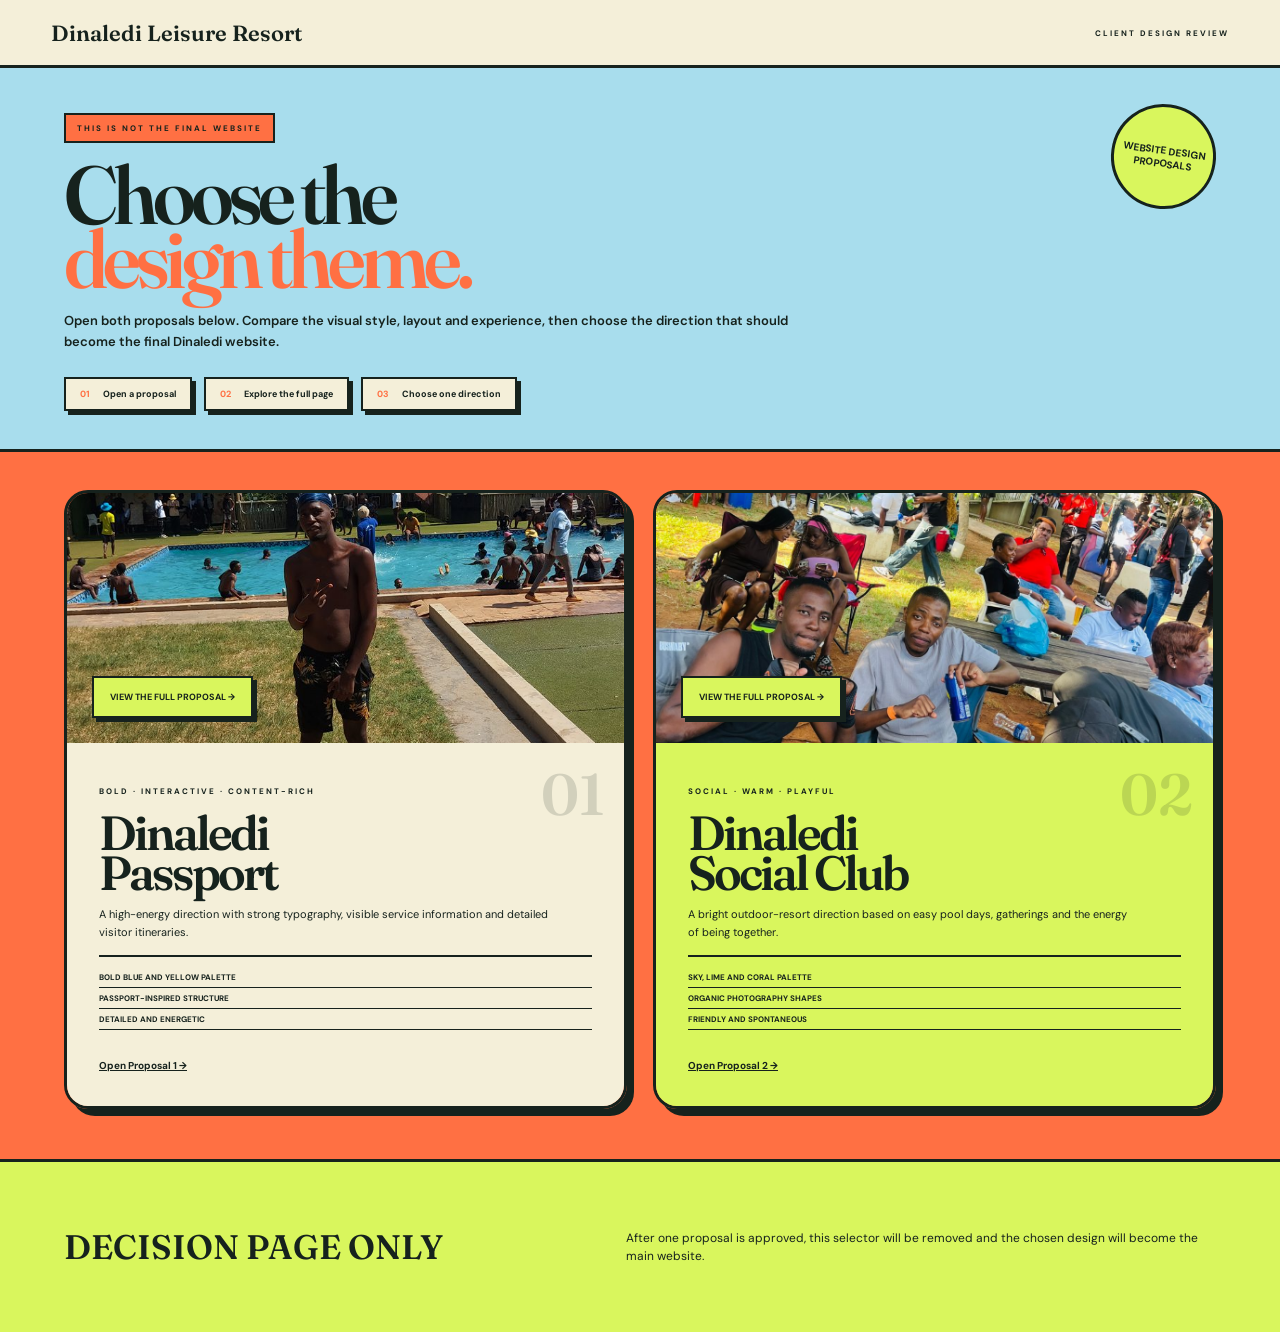
<file: index.html>
<!doctype html>
<html lang="en">
<head>
  <meta charset="UTF-8">
  <meta name="viewport" content="width=device-width,initial-scale=1">
  <meta name="robots" content="noindex">
  <title>Dinaledi Website Design Proposals</title>
  <link rel="preconnect" href="https://fonts.googleapis.com">
  <link rel="preconnect" href="https://fonts.gstatic.com" crossorigin>
  <link href="https://fonts.googleapis.com/css2?family=DM+Sans:wght@400;600;700&family=Fraunces:opsz,wght@9..144,600&display=swap" rel="stylesheet">
  <link rel="stylesheet" href="selector.css">
</head>
<body>
  <header><b>Dinaledi Leisure Resort</b><span>Client design review</span></header>
  <main>
    <section class="intro">
      <div class="review-label">Website design proposals</div>
      <div class="intro-copy"><small>THIS IS NOT THE FINAL WEBSITE</small><h1>Choose the<br><em>design theme.</em></h1><p>Open both proposals below. Compare the visual style, layout and experience, then choose the direction that should become the final Dinaledi website.</p></div>
      <div class="steps"><span><b>01</b>Open a proposal</span><span><b>02</b>Explore the full page</span><span><b>03</b>Choose one direction</span></div>
      <nav class="quick-links" aria-label="Open a proposal"><a href="prop1/">Open Proposal 1</a><a href="prop2/">Open Proposal 2</a></nav>
    </section>

    <section class="proposals" aria-label="Website proposals">
      <article class="proposal bold" data-href="prop1/" role="link" tabindex="0" aria-label="Open Proposal 1, Dinaledi Passport">
        <a class="preview" href="prop1/"><img src="images/web/pool-wide.jpg" alt="Preview of Proposal 1"><span>VIEW THE FULL PROPOSAL →</span></a>
        <div class="proposal-copy"><div class="number">01</div><small>BOLD · INTERACTIVE · CONTENT-RICH</small><h2>Dinaledi<br>Passport</h2><p>A high-energy direction with strong typography, visible service information and detailed visitor itineraries.</p><ul><li>Bold blue and yellow palette</li><li>Passport-inspired structure</li><li>Detailed and energetic</li></ul><a href="prop1/">Open Proposal 1 →</a></div>
      </article>

      <div class="or"><span>OR</span><p>Compare both before choosing</p></div>

      <article class="proposal social" data-href="prop2/" role="link" tabindex="0" aria-label="Open Proposal 2, Dinaledi Social Club">
        <a class="preview" href="prop2/"><img src="images/web/gathering.jpg" alt="Preview of Proposal 2"><span>VIEW THE FULL PROPOSAL →</span></a>
        <div class="proposal-copy"><div class="number">02</div><small>SOCIAL · WARM · PLAYFUL</small><h2>Dinaledi<br>Social Club</h2><p>A bright outdoor-resort direction based on easy pool days, gatherings and the energy of being together.</p><ul><li>Sky, lime and coral palette</li><li>Organic photography shapes</li><li>Friendly and spontaneous</li></ul><a href="prop2/">Open Proposal 2 →</a></div>
      </article>
    </section>

    <footer><b>DECISION PAGE ONLY</b><p>After one proposal is approved, this selector will be removed and the chosen design will become the main website.</p></footer>
  </main>
  <script>document.querySelectorAll('.proposal[data-href]').forEach(card=>{card.addEventListener('click',event=>{if(!event.target.closest('a'))location.href=card.dataset.href});card.addEventListener('keydown',event=>{if(event.key==='Enter'||event.key===' '){event.preventDefault();location.href=card.dataset.href}})});</script>
</body>
</html>
</file>
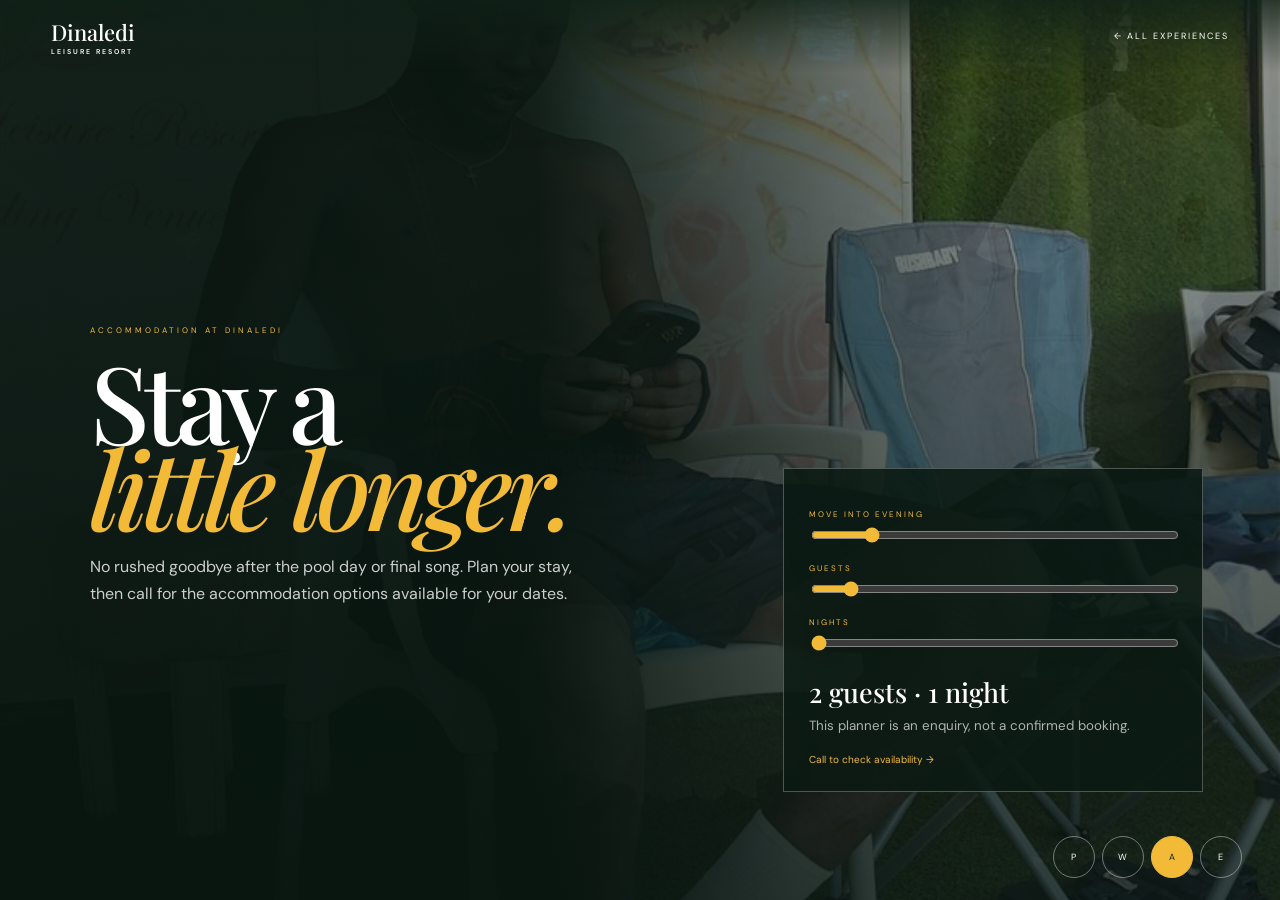
<file: accommodation/index.html>
<!doctype html><html lang="en"><head><meta charset="UTF-8"><meta name="viewport" content="width=device-width,initial-scale=1"><title>Accommodation | Dinaledi Leisure Resort</title><link rel="preconnect" href="https://fonts.googleapis.com"><link rel="preconnect" href="https://fonts.gstatic.com" crossorigin><link href="https://fonts.googleapis.com/css2?family=DM+Sans:wght@400;500;600&family=Playfair+Display:ital,wght@0,500;1,500&display=swap" rel="stylesheet"><link rel="stylesheet" href="../services.css"></head><body class="stay-page" style="--night:.15"><header class="top"><a class="brand" href="../..">Dinaledi<small>Leisure Resort</small></a><a class="back" href="../..">← All experiences</a></header><main class="hero"><div class="photo"></div><div class="night"></div><div class="veil"></div><div class="content"><p class="eyebrow">Accommodation at Dinaledi</p><h1>Stay a<br><em>little longer.</em></h1><p class="lead">No rushed goodbye after the pool day or final song. Plan your stay, then call for the accommodation options available for your dates.</p></div><aside class="planner"><label for="night">Move into evening</label><input id="night" type="range" min="0" max="100" value="15"><label for="guests">Guests</label><input id="guests" type="range" min="1" max="12" value="2"><label for="nights">Nights</label><input id="nights" type="range" min="1" max="7" value="1"><p class="planner-output">2 guests · 1 night</p><small>This planner is an enquiry, not a confirmed booking.</small><a href="tel:0769991323">Call to check availability →</a></aside></main><nav class="service-nav"><a href="../pool">P</a><a href="../weddings">W</a><a class="active" href="../accommodation">A</a><a href="../events">E</a></nav><script src="../services.js"></script></body></html>
</file>
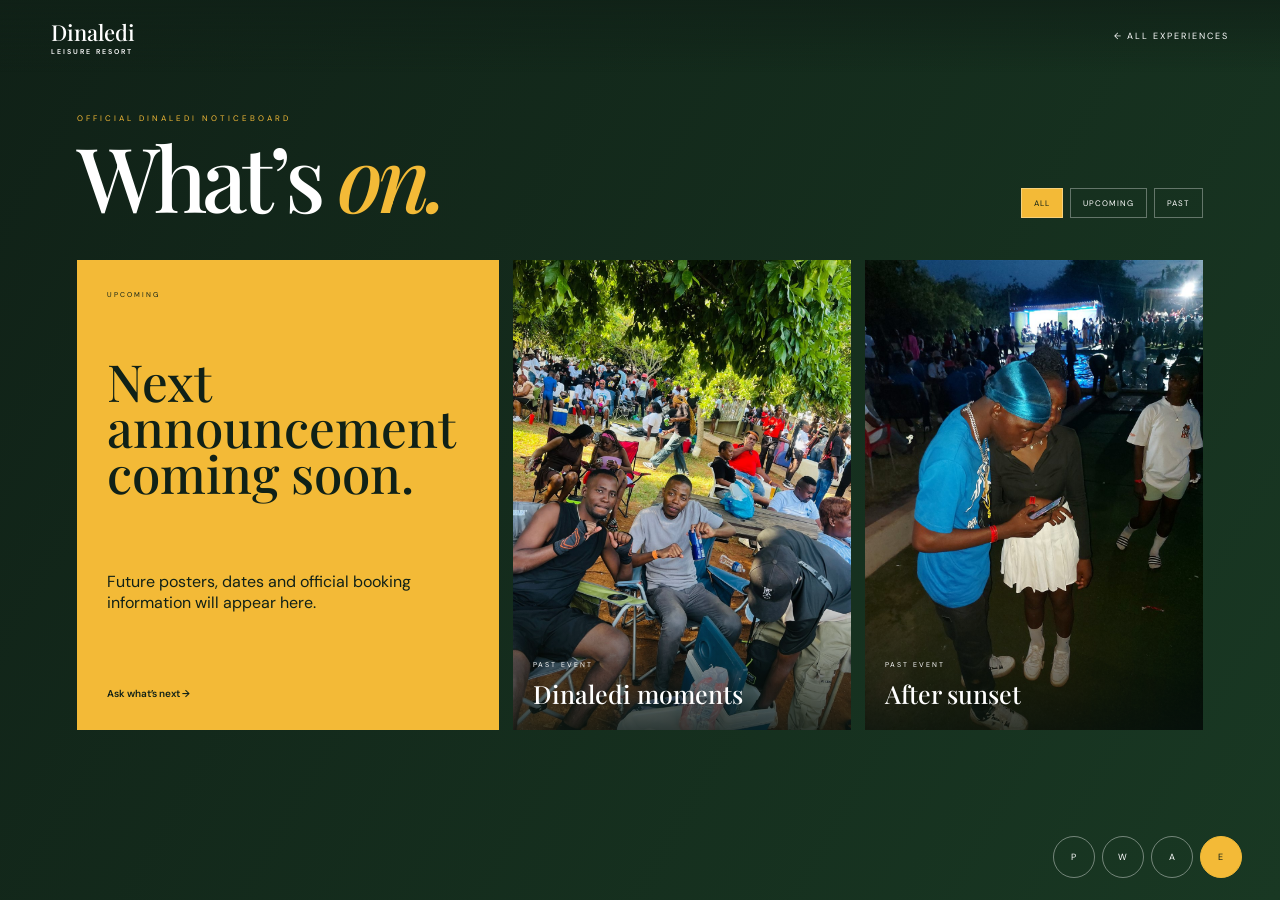
<file: events/index.html>
<!doctype html><html lang="en"><head><meta charset="UTF-8"><meta name="viewport" content="width=device-width,initial-scale=1"><title>Events & Announcements | Dinaledi Leisure Resort</title><link rel="preconnect" href="https://fonts.googleapis.com"><link rel="preconnect" href="https://fonts.gstatic.com" crossorigin><link href="https://fonts.googleapis.com/css2?family=DM+Sans:wght@400;500;600&family=Playfair+Display:ital,wght@0,500;1,500&display=swap" rel="stylesheet"><link rel="stylesheet" href="../services.css"></head><body><header class="top"><a class="brand" href="../..">Dinaledi<small>Leisure Resort</small></a><a class="back" href="../..">← All experiences</a></header><main class="events-page"><div class="events-head"><div><p class="eyebrow">Official Dinaledi noticeboard</p><h1>What’s <em>on.</em></h1></div><div class="filters"><button class="active" data-filter="all">All</button><button data-filter="upcoming">Upcoming</button><button data-filter="past">Past</button></div></div><section class="poster-grid"><article class="notice" data-type="upcoming"><small>Upcoming</small><strong>Next announcement<br>coming soon.</strong><p>Future posters, dates and official booking information will appear here.</p><a href="tel:0769991323">Ask what’s next →</a></article><article class="poster-card" data-type="past"><img src="../images/web/gathering.jpg" alt="A past gathering at Dinaledi"><div><small>Past event</small><b>Dinaledi moments</b></div></article><article class="poster-card" data-type="past"><img src="../images/web/evening.jpg" alt="An evening event at Dinaledi"><div><small>Past event</small><b>After sunset</b></div></article></section></main><nav class="service-nav"><a href="../pool">P</a><a href="../weddings">W</a><a href="../accommodation">A</a><a class="active" href="../events">E</a></nav><script src="../services.js"></script></body></html>
</file>
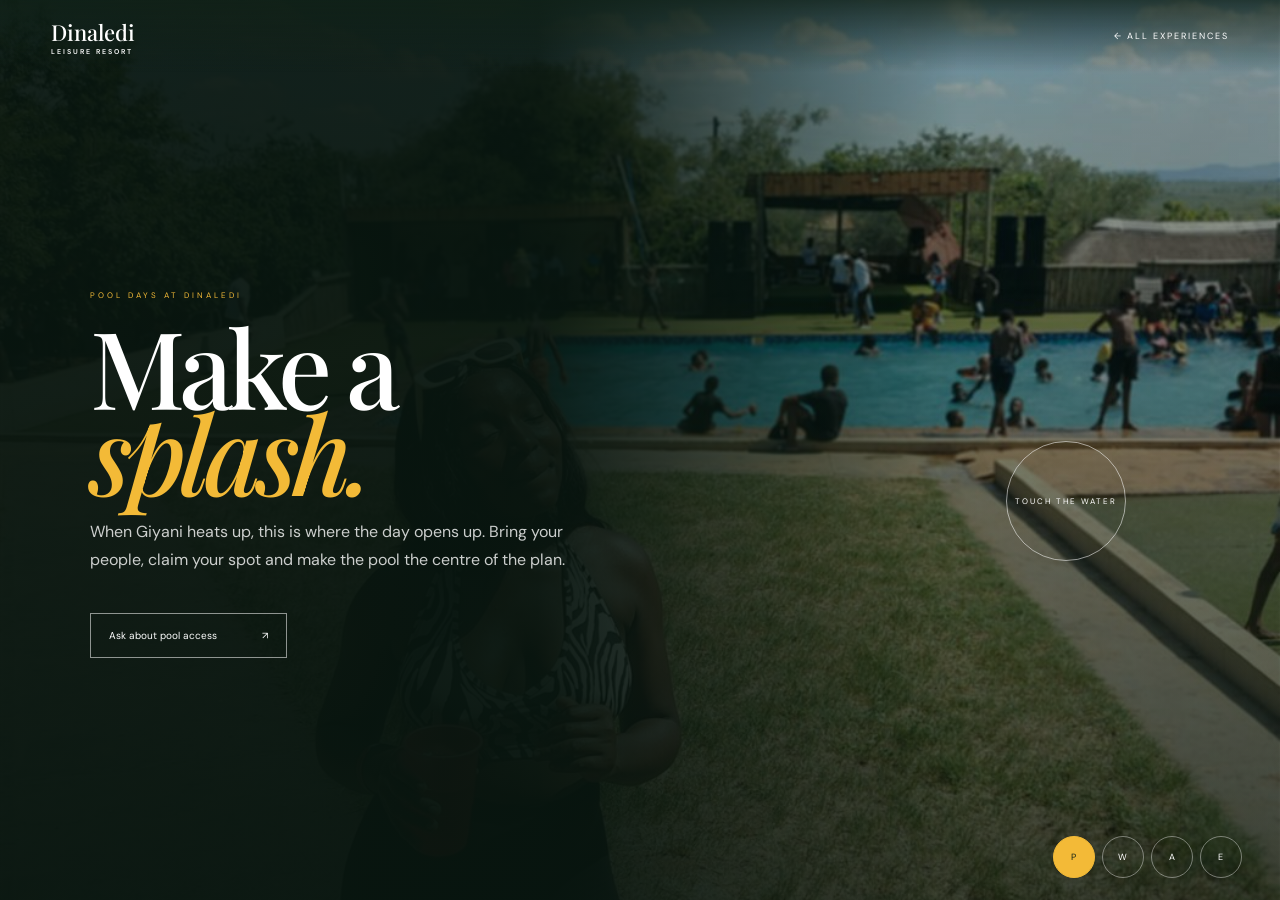
<file: pool/index.html>
<!doctype html><html lang="en"><head><meta charset="UTF-8"><meta name="viewport" content="width=device-width,initial-scale=1"><title>Pool Days | Dinaledi Leisure Resort</title><link rel="preconnect" href="https://fonts.googleapis.com"><link rel="preconnect" href="https://fonts.gstatic.com" crossorigin><link href="https://fonts.googleapis.com/css2?family=DM+Sans:wght@400;500;600&family=Playfair+Display:ital,wght@0,500;1,500&display=swap" rel="stylesheet"><link rel="stylesheet" href="../services.css"></head><body class="pool"><header class="top"><a class="brand" href="../..">Dinaledi<small>Leisure Resort</small></a><a class="back" href="../..">← All experiences</a></header><main class="hero"><div class="photo"></div><div class="veil"></div><div class="content"><p class="eyebrow">Pool days at Dinaledi</p><h1>Make a<br><em>splash.</em></h1><p class="lead">When Giyani heats up, this is where the day opens up. Bring your people, claim your spot and make the pool the centre of the plan.</p><a class="cta" href="tel:0769991323">Ask about pool access <span>↗</span></a></div><div class="water-zone"><span class="water-hint">Touch the water</span></div></main><nav class="service-nav"><a class="active" href="../pool">P</a><a href="../weddings">W</a><a href="../accommodation">A</a><a href="../events">E</a></nav><script src="../services.js"></script></body></html>
</file>
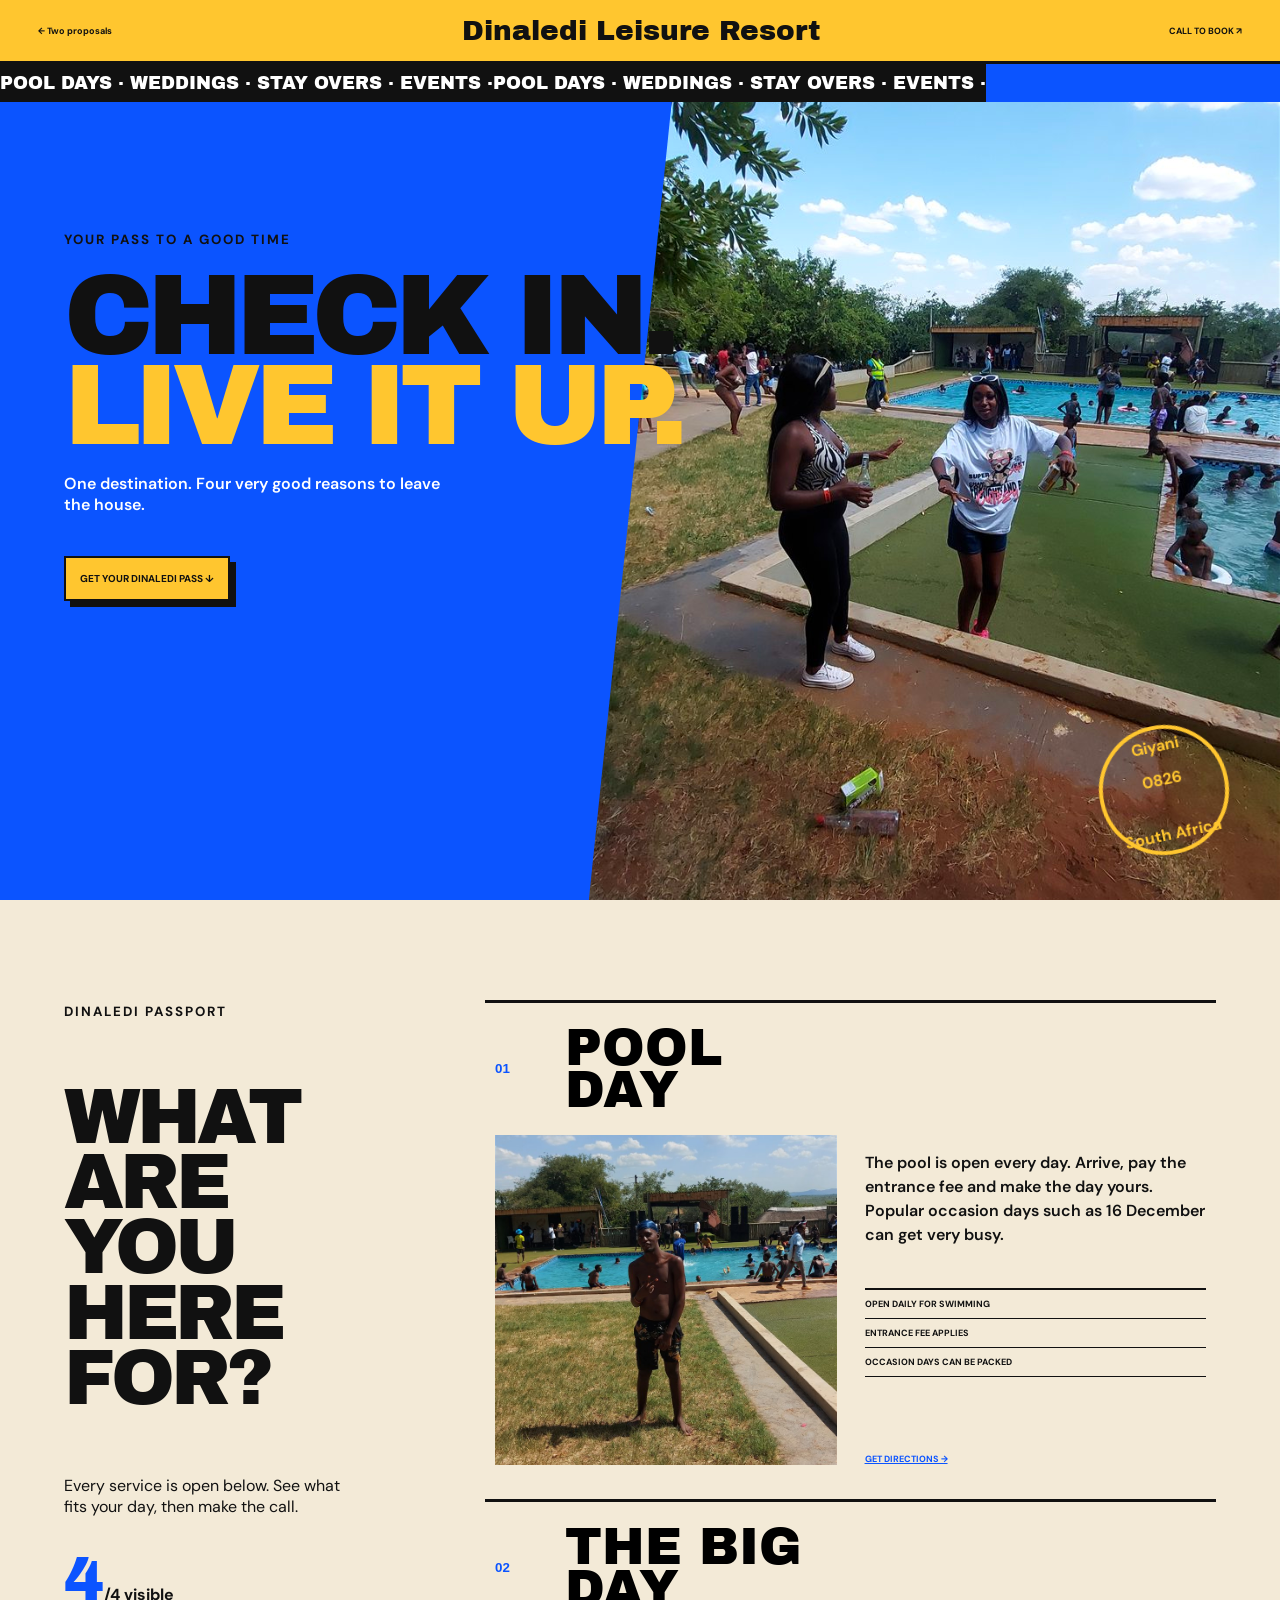
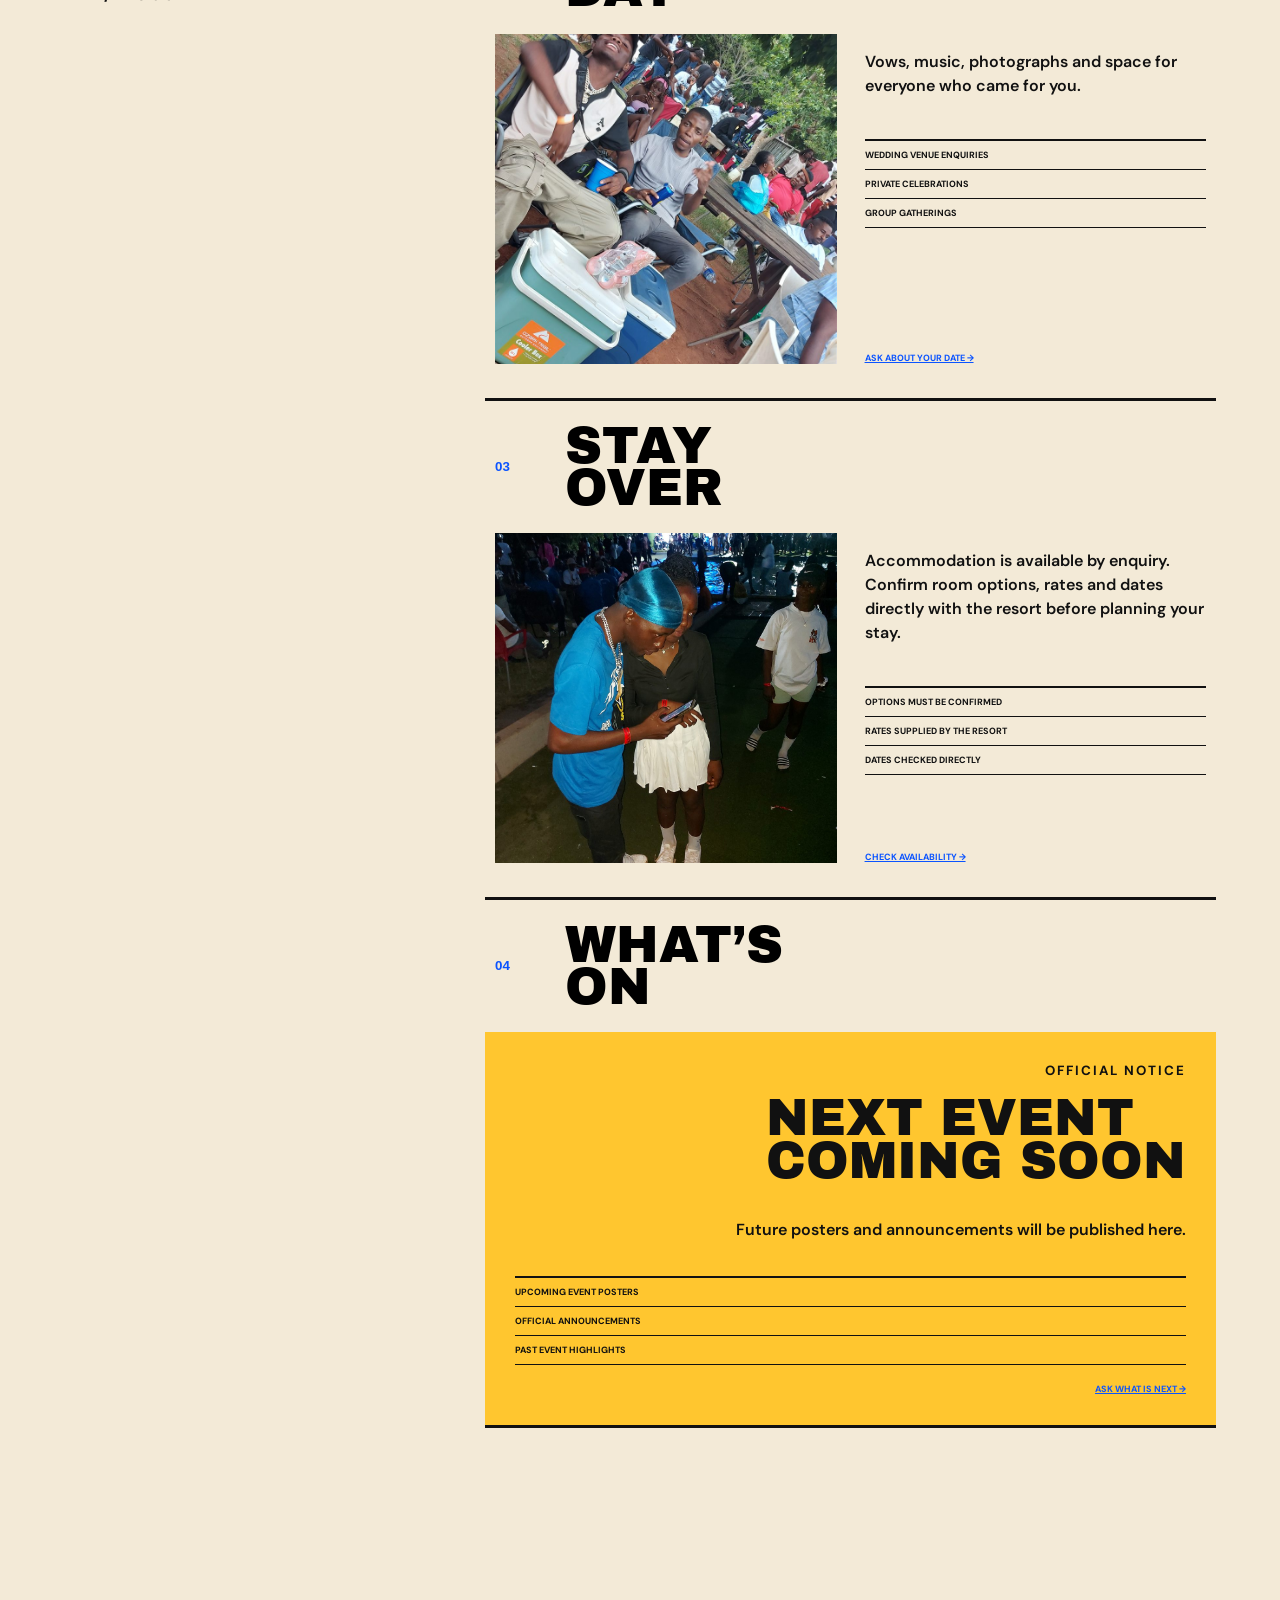
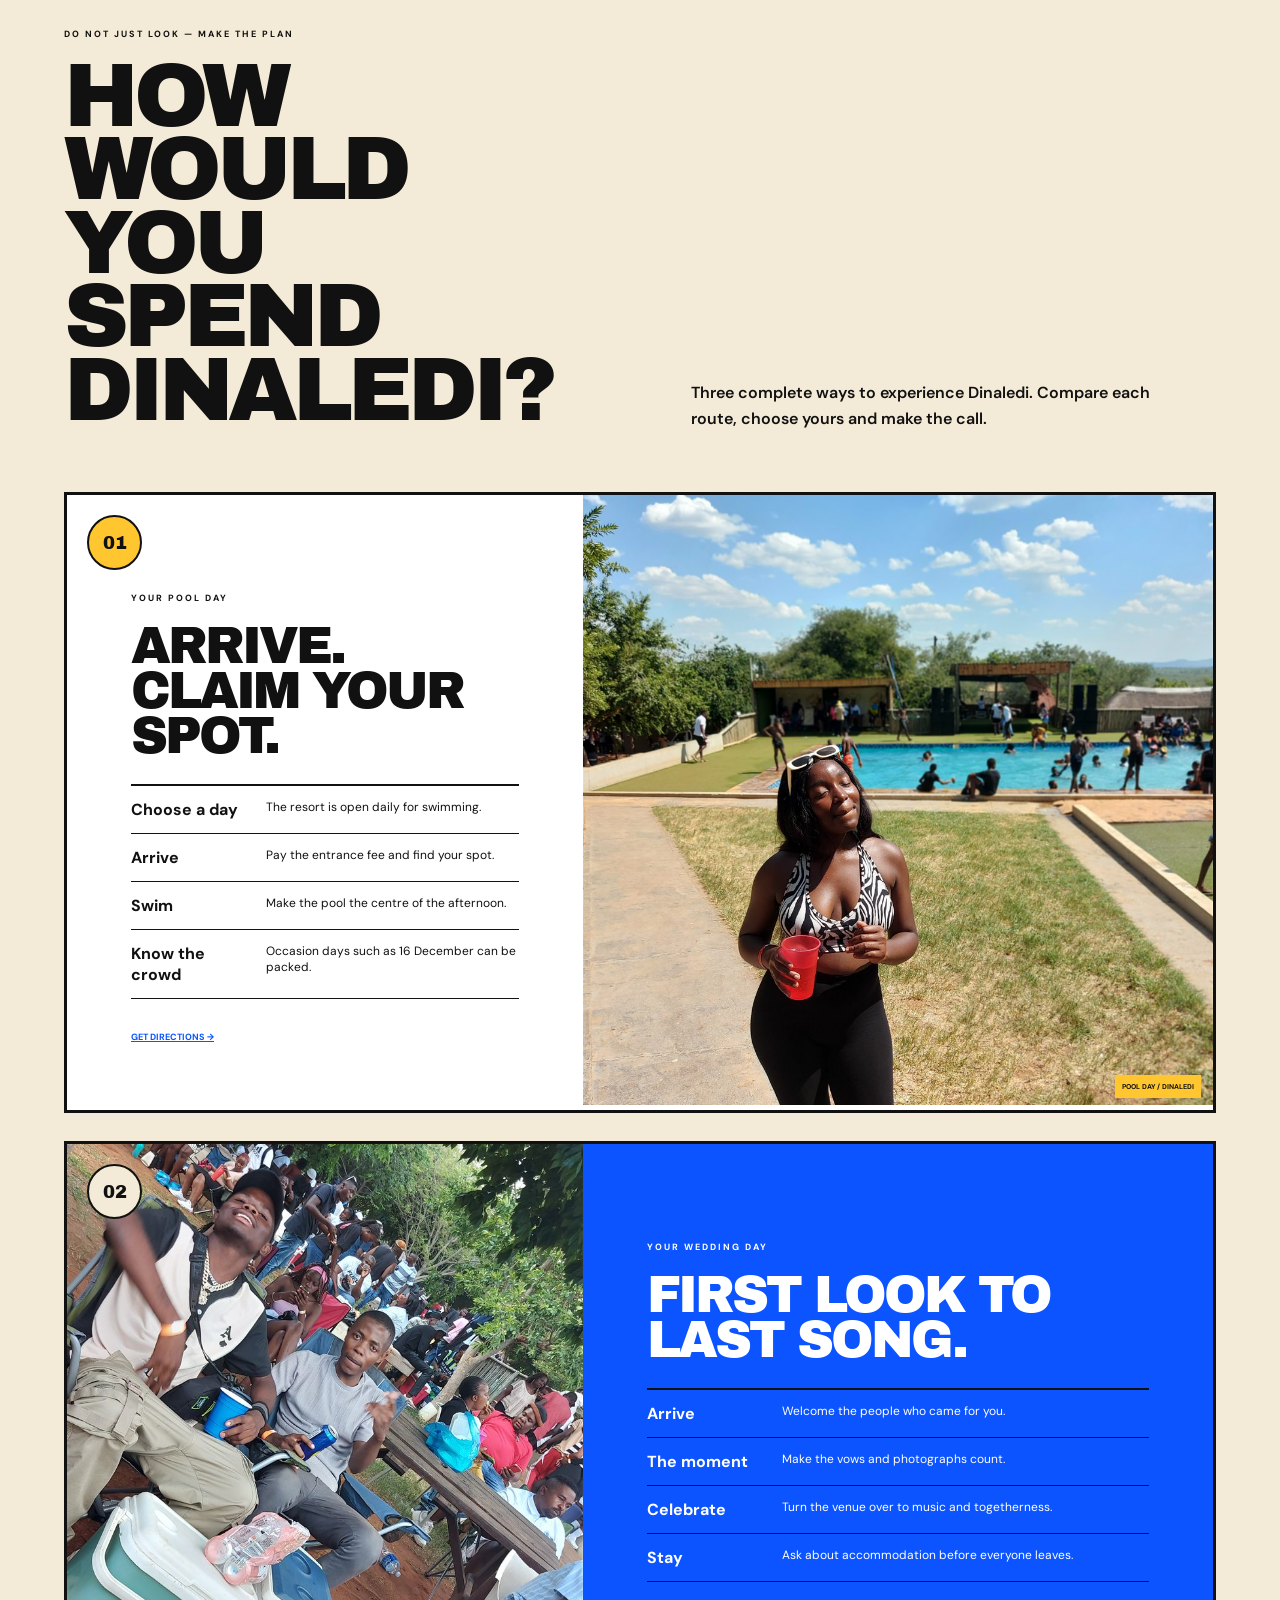
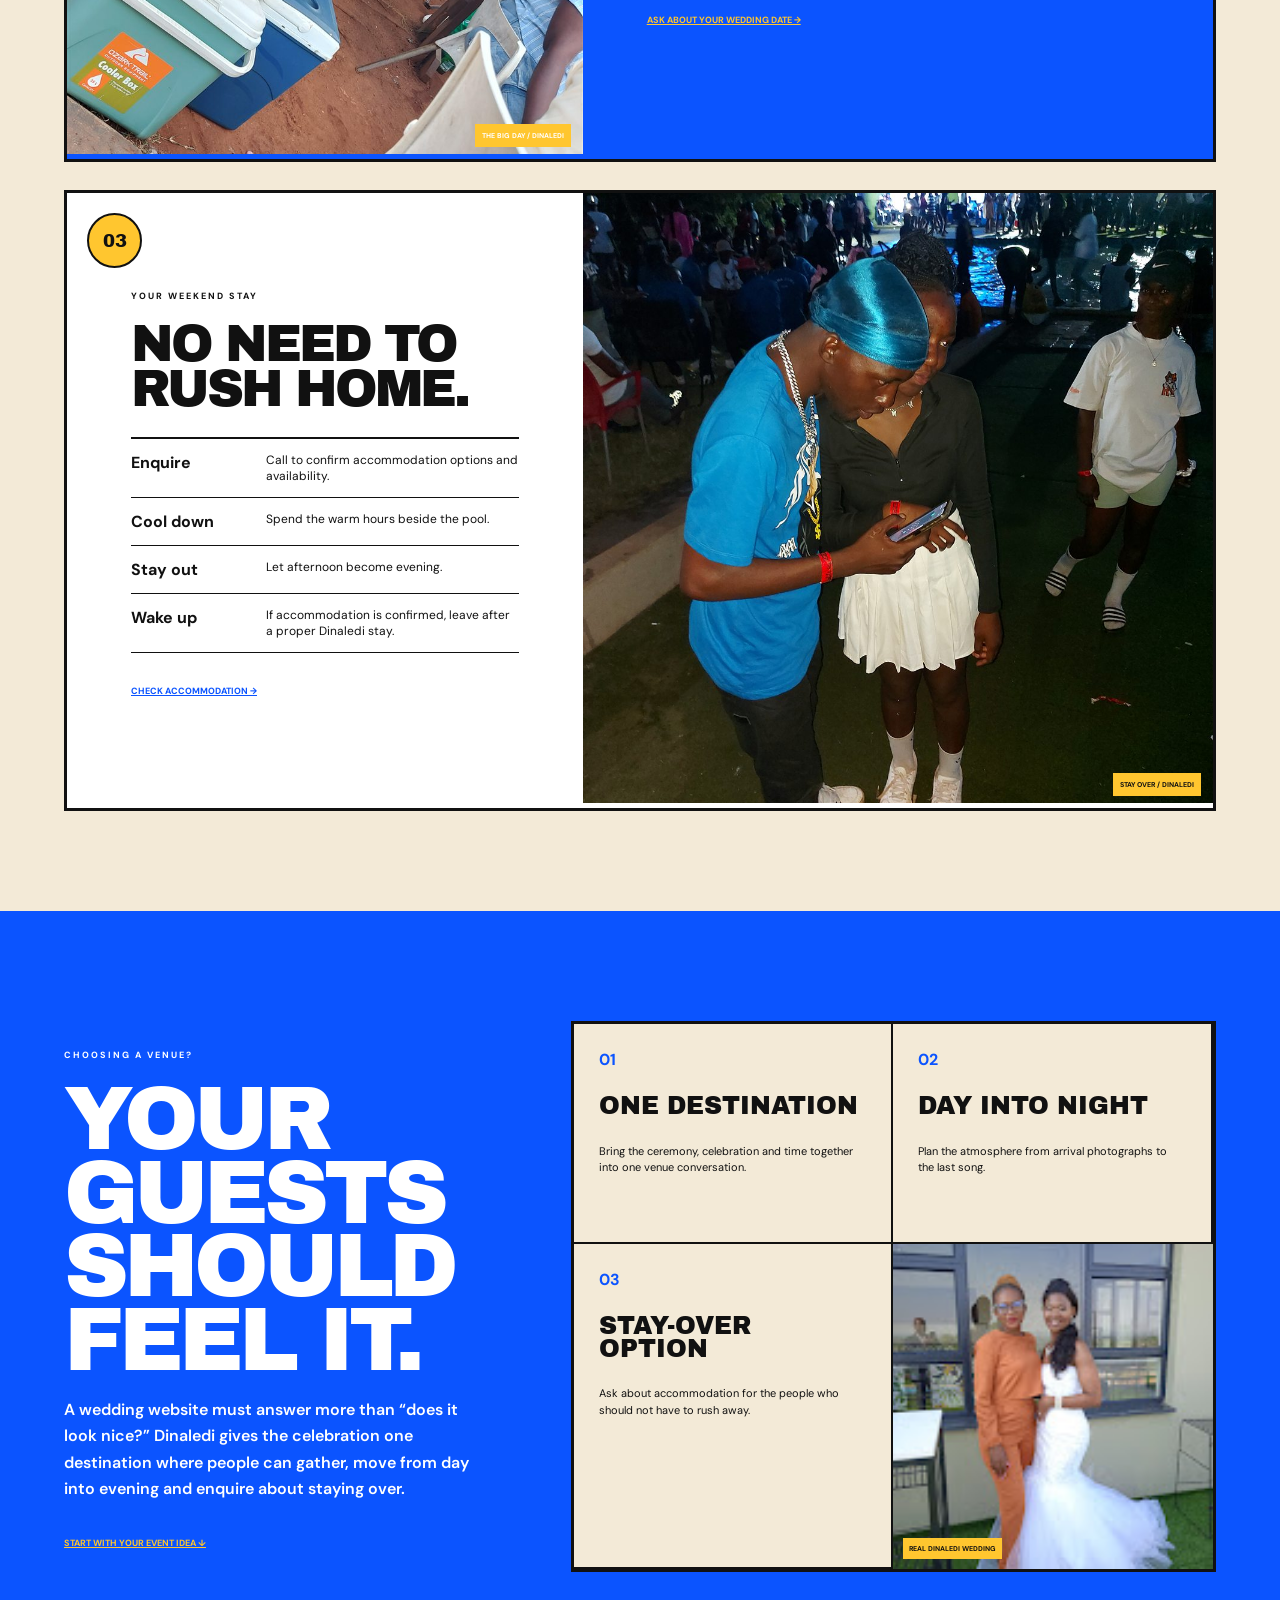
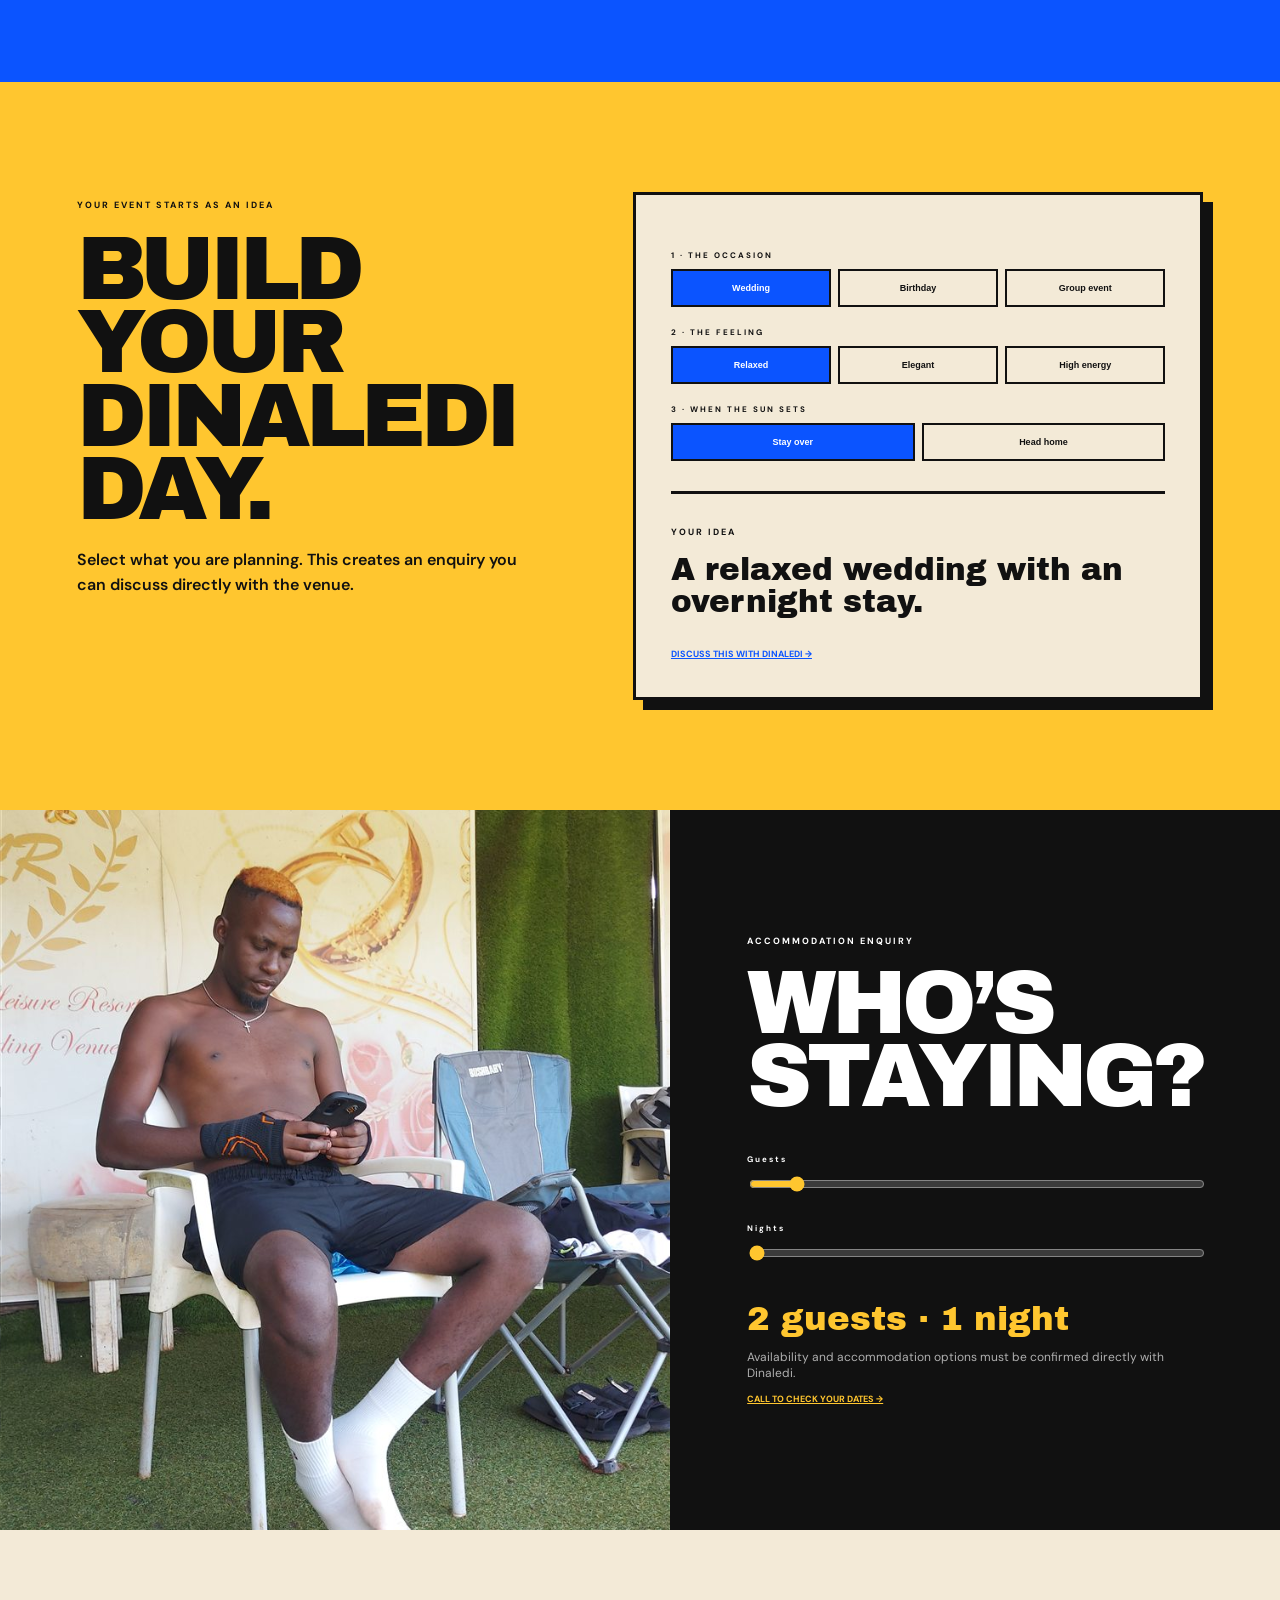
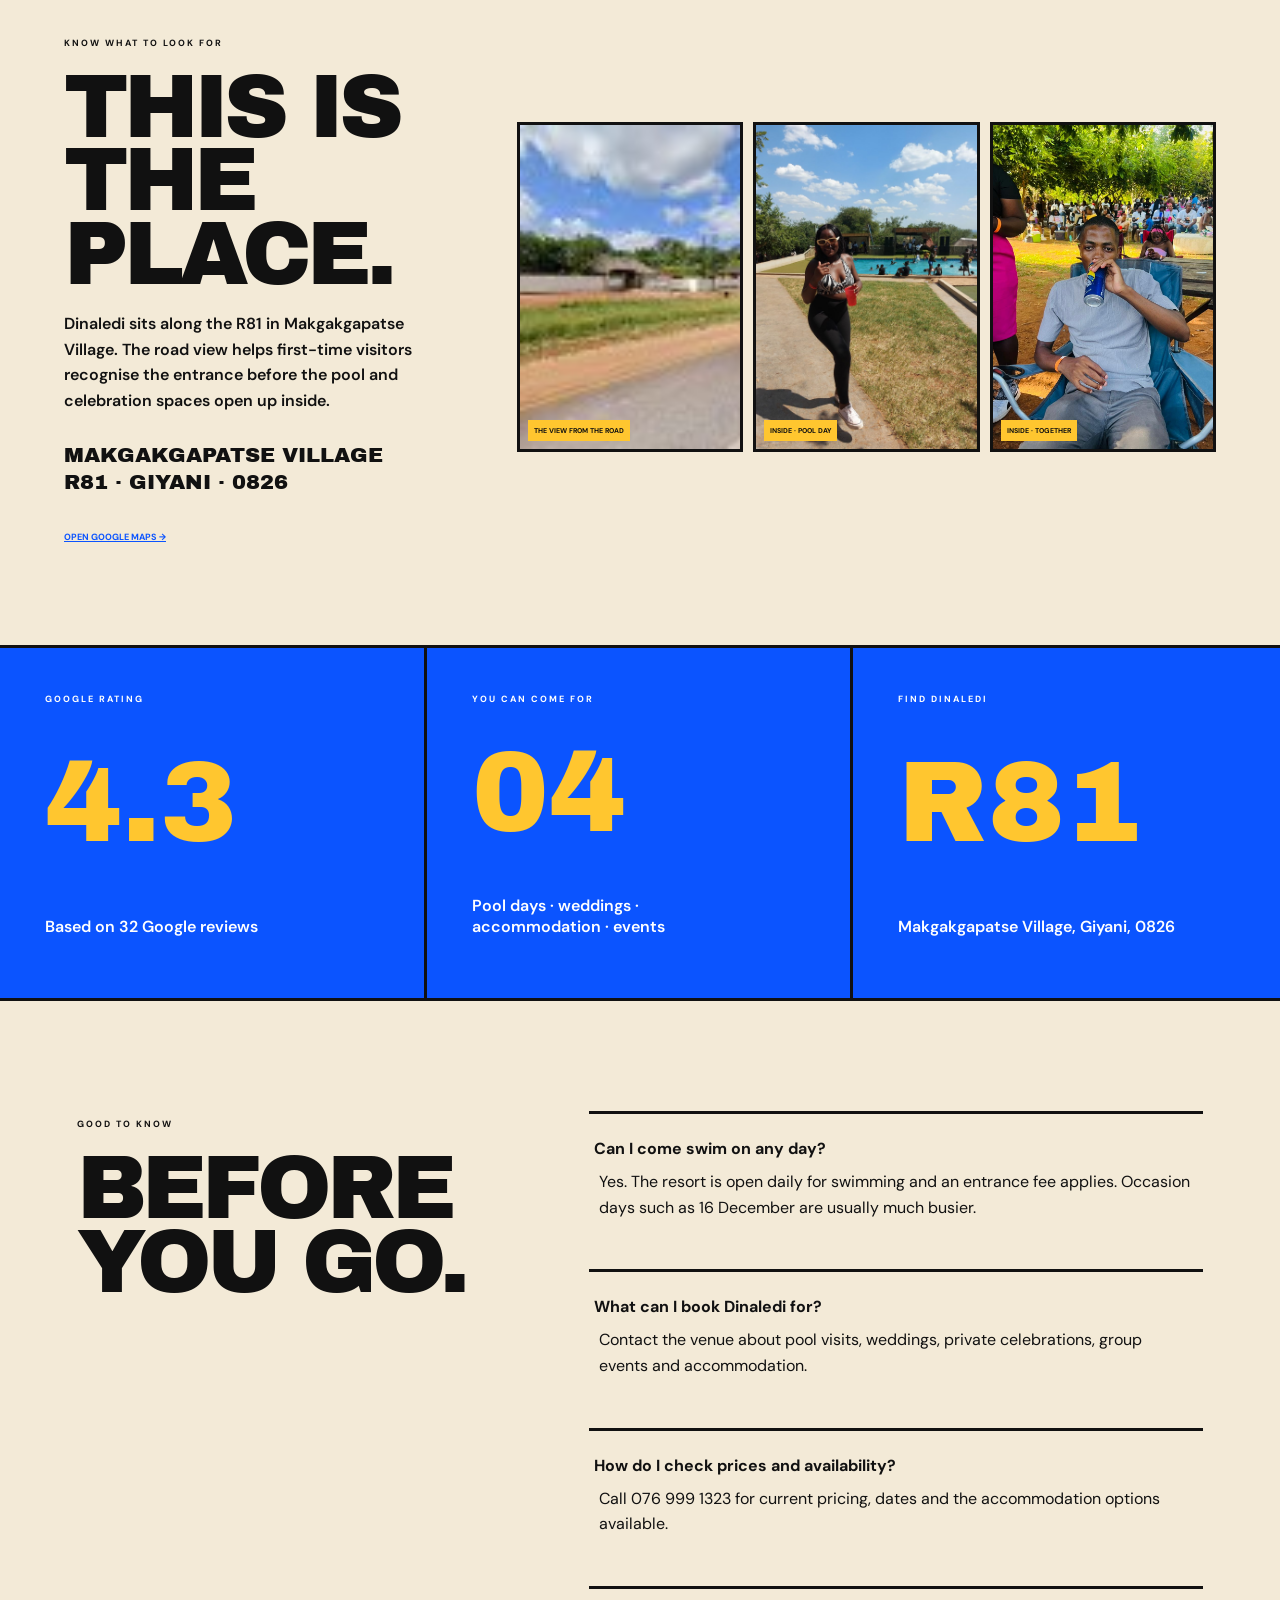
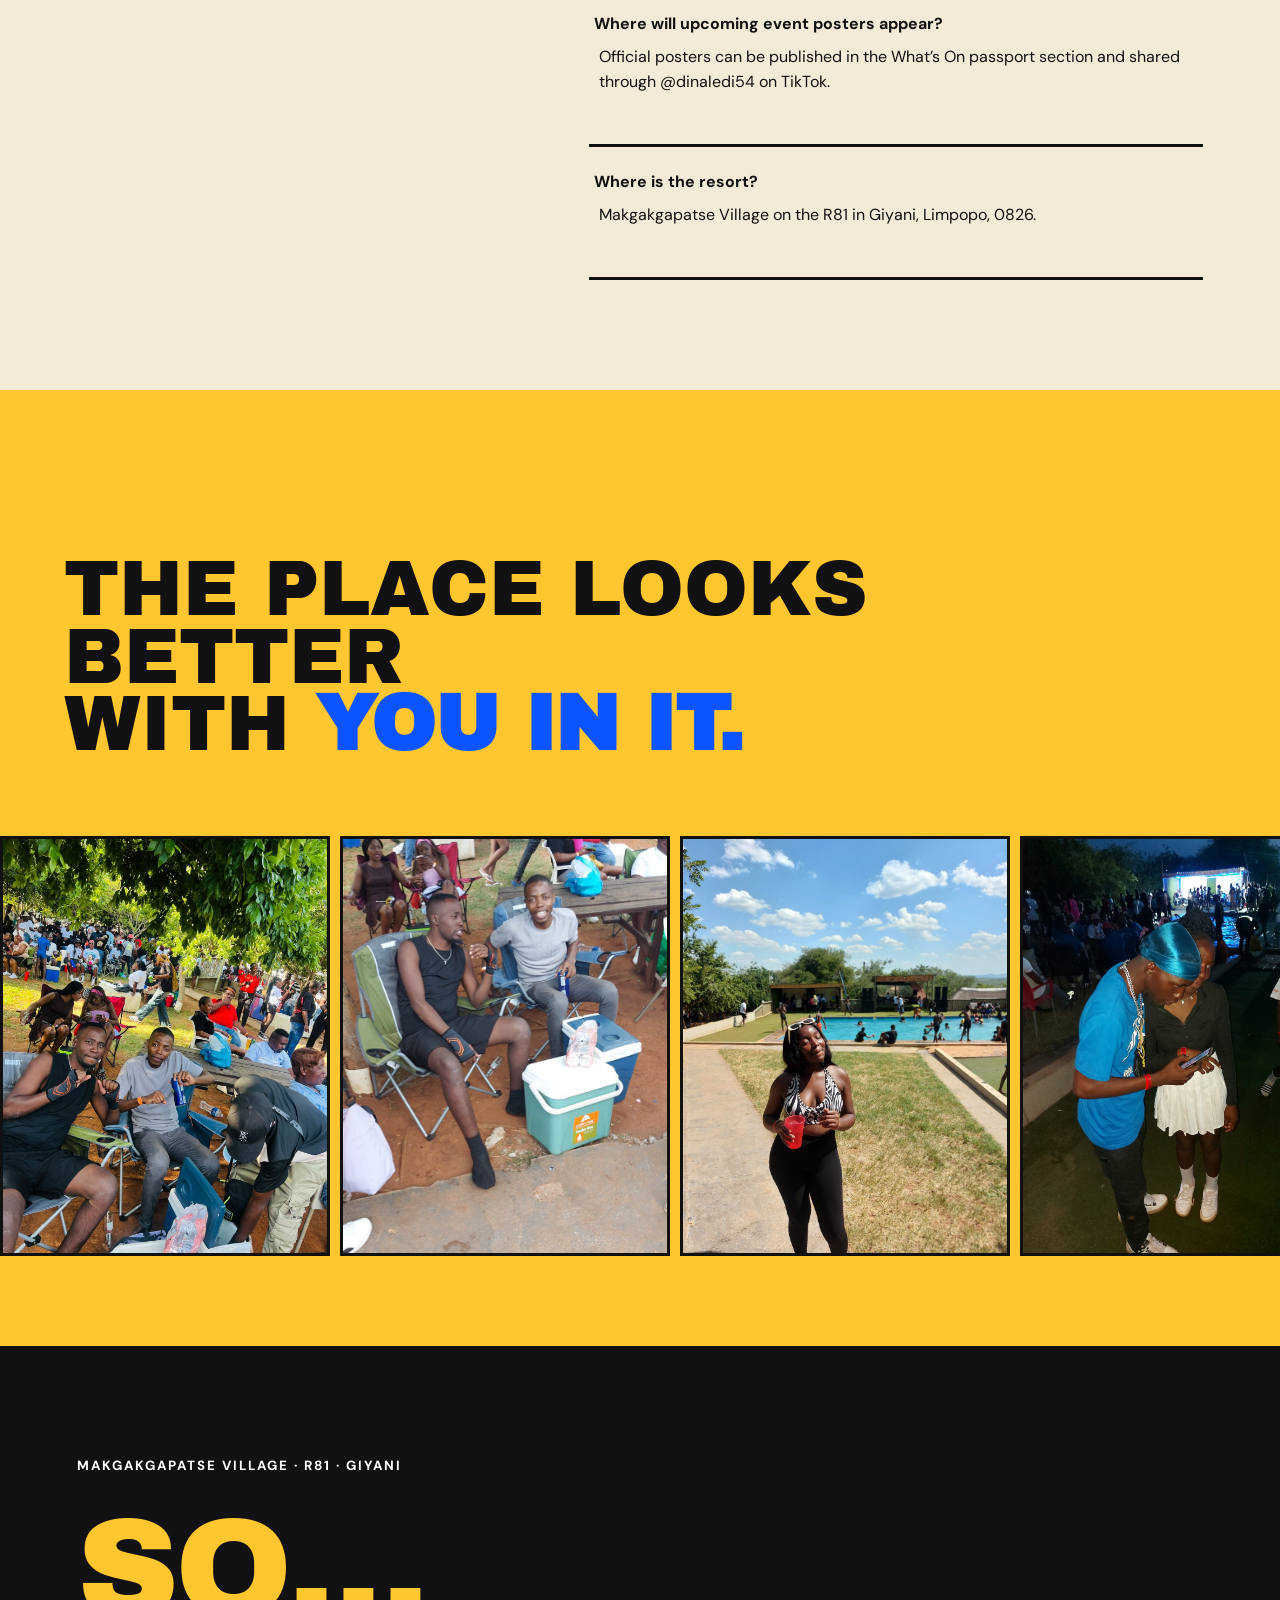
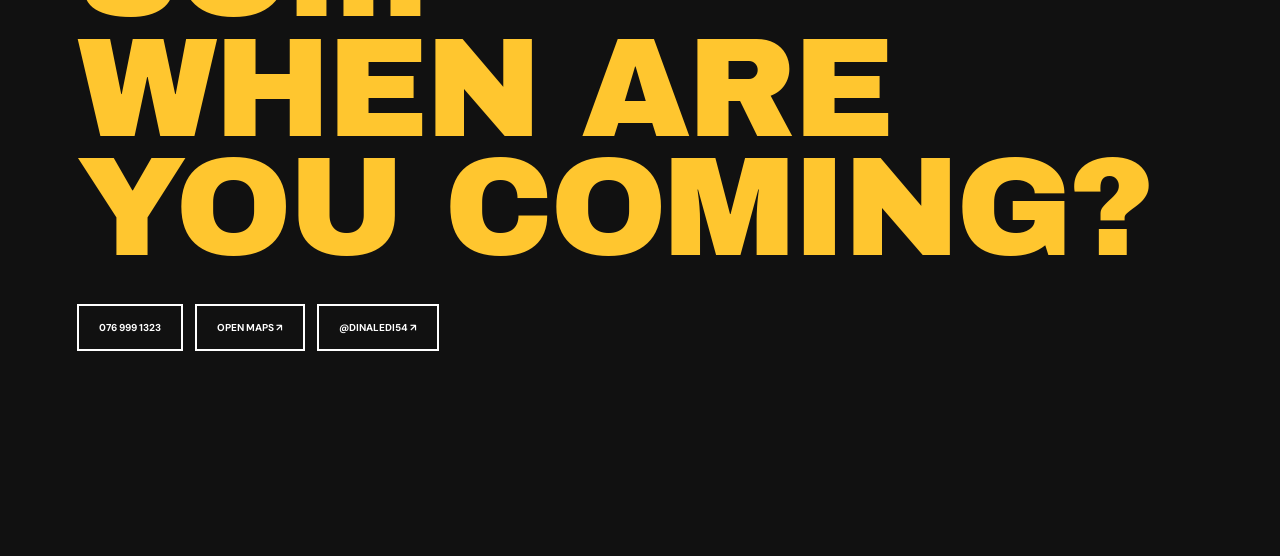
<file: prop1/index.html>
<!doctype html><html lang="en"><head><meta charset="UTF-8"><meta name="viewport" content="width=device-width,initial-scale=1"><title>Proposal 1 — Dinaledi Passport</title><link rel="preconnect" href="https://fonts.googleapis.com"><link rel="preconnect" href="https://fonts.gstatic.com" crossorigin><link href="https://fonts.googleapis.com/css2?family=Archivo+Black&family=DM+Sans:wght@400;600;700&display=swap" rel="stylesheet"><link rel="stylesheet" href="style.css"><link rel="stylesheet" href="extended.css"><link rel="stylesheet" href="mobile-fix.css"><link rel="stylesheet" href="revised.css"><link rel="stylesheet" href="ux-audit.css"></head><body><header><a href="..">← Two proposals</a><b>Dinaledi Leisure Resort</b><a href="tel:0769991323">CALL TO BOOK ↗</a></header><main><section class="hero"><div class="marquee"><span>POOL DAYS · WEDDINGS · STAY OVERS · EVENTS · </span><span>POOL DAYS · WEDDINGS · STAY OVERS · EVENTS · </span></div><div class="hero-photo"></div><div class="hero-copy"><small>YOUR PASS TO A GOOD TIME</small><h1>CHECK IN.<br><i>LIVE IT UP.</i></h1><p>One destination. Four very good reasons to leave the house.</p><a href="#passport">GET YOUR DINALEDI PASS ↓</a></div><div class="stamp">Giyani<br><b>0826</b><br>South Africa</div></section><section id="passport" class="passport"><aside><small>DINALEDI PASSPORT</small><h2>WHAT ARE<br>YOU HERE FOR?</h2><p>Every service is open below. See what fits your day, then make the call.</p><div class="counter"><b id="count">4</b>/4 visible</div></aside><div class="passes"><article data-pass="pool"><button><span>01</span><b>POOL<br>DAY</b><i>OPEN +</i></button><div><img src="../images/web/pool-wide.jpg" alt="Dinaledi pool"><p>The pool is open every day. Arrive, pay the entrance fee and make the day yours. Popular occasion days such as 16 December can get very busy.</p><ul class="pass-facts"><li>Open daily for swimming</li><li>Entrance fee applies</li><li>Occasion days can be packed</li></ul><a href="https://www.google.com/maps/search/?api=1&query=Dinaledi+Leisure+Resort+Giyani">GET DIRECTIONS →</a></div></article><article data-pass="wedding"><button><span>02</span><b>THE BIG<br>DAY</b><i>OPEN +</i></button><div><img src="../images/web/celebration-wide.jpg" alt="Dinaledi celebration"><p>Vows, music, photographs and space for everyone who came for you.</p><ul class="pass-facts"><li>Wedding venue enquiries</li><li>Private celebrations</li><li>Group gatherings</li></ul><a href="tel:0769991323">ASK ABOUT YOUR DATE →</a></div></article><article data-pass="stay"><button><span>03</span><b>STAY<br>OVER</b><i>OPEN +</i></button><div><img src="../images/web/evening.jpg" alt="Dinaledi evening"><p>Accommodation is available by enquiry. Confirm room options, rates and dates directly with the resort before planning your stay.</p><ul class="pass-facts"><li>Options must be confirmed</li><li>Rates supplied by the resort</li><li>Dates checked directly</li></ul><a href="tel:0769991323">CHECK AVAILABILITY →</a></div></article><article data-pass="events"><button><span>04</span><b>WHAT’S<br>ON</b><i>OPEN +</i></button><div class="poster"><small>OFFICIAL NOTICE</small><strong>NEXT EVENT<br>COMING SOON</strong><p>Future posters and announcements will be published here.</p><ul class="pass-facts"><li>Upcoming event posters</li><li>Official announcements</li><li>Past event highlights</li></ul><a href="tel:0769991323">ASK WHAT IS NEXT →</a></div></article></div></section><section class="itinerary"><div class="itinerary-head"><small>DO NOT JUST LOOK — MAKE THE PLAN</small><h2>HOW WOULD<br>YOU SPEND<br>DINALEDI?</h2><p>Three complete ways to experience Dinaledi. Compare each route, choose yours and make the call.</p></div><div class="route-stack"><article class="route-card"><div class="route-number">01</div><div class="route-content"><small>YOUR POOL DAY</small><h3>ARRIVE. CLAIM YOUR SPOT.</h3><ol><li><b>Choose a day</b><span>The resort is open daily for swimming.</span></li><li><b>Arrive</b><span>Pay the entrance fee and find your spot.</span></li><li><b>Swim</b><span>Make the pool the centre of the afternoon.</span></li><li><b>Know the crowd</b><span>Occasion days such as 16 December can be packed.</span></li></ol><a href="https://www.google.com/maps/search/?api=1&query=Dinaledi+Leisure+Resort+Giyani">GET DIRECTIONS →</a></div><figure><img src="../images/web/pool-guest-1.jpg" alt="Pool day at Dinaledi"><figcaption>POOL DAY / DINALEDI</figcaption></figure></article><article class="route-card wedding-route"><div class="route-number">02</div><figure><img src="../images/web/celebration-wide.jpg" alt="Wedding day at Dinaledi"><figcaption>THE BIG DAY / DINALEDI</figcaption></figure><div class="route-content"><small>YOUR WEDDING DAY</small><h3>FIRST LOOK TO LAST SONG.</h3><ol><li><b>Arrive</b><span>Welcome the people who came for you.</span></li><li><b>The moment</b><span>Make the vows and photographs count.</span></li><li><b>Celebrate</b><span>Turn the venue over to music and togetherness.</span></li><li><b>Stay</b><span>Ask about accommodation before everyone leaves.</span></li></ol><a href="tel:0769991323">ASK ABOUT YOUR WEDDING DATE →</a></div></article><article class="route-card"><div class="route-number">03</div><div class="route-content"><small>YOUR WEEKEND STAY</small><h3>NO NEED TO RUSH HOME.</h3><ol><li><b>Enquire</b><span>Call to confirm accommodation options and availability.</span></li><li><b>Cool down</b><span>Spend the warm hours beside the pool.</span></li><li><b>Stay out</b><span>Let afternoon become evening.</span></li><li><b>Wake up</b><span>If accommodation is confirmed, leave after a proper Dinaledi stay.</span></li></ol><a href="tel:0769991323">CHECK ACCOMMODATION →</a></div><figure><img src="../images/web/evening.jpg" alt="Weekend stay at Dinaledi"><figcaption>STAY OVER / DINALEDI</figcaption></figure></article></div></section>
<section class="venue-decision"><div class="decision-copy"><small>CHOOSING A VENUE?</small><h2>YOUR GUESTS<br>SHOULD FEEL IT.</h2><p>A wedding website must answer more than “does it look nice?” Dinaledi gives the celebration one destination where people can gather, move from day into evening and enquire about staying over.</p><a href="#build-day">START WITH YOUR EVENT IDEA ↓</a></div><div class="decision-grid"><article><b>01</b><h3>ONE DESTINATION</h3><p>Bring the ceremony, celebration and time together into one venue conversation.</p></article><article><b>02</b><h3>DAY INTO NIGHT</h3><p>Plan the atmosphere from arrival photographs to the last song.</p></article><article><b>03</b><h3>STAY-OVER OPTION</h3><p>Ask about accommodation for the people who should not have to rush away.</p></article><figure><img src="../images/unnamed (28).jpg" alt="Bride at Dinaledi"><figcaption>REAL DINALEDI WEDDING</figcaption></figure></div></section>
<section class="builder" id="build-day"><div class="builder-copy"><small>YOUR EVENT STARTS AS AN IDEA</small><h2>BUILD YOUR<br>DINALEDI DAY.</h2><p>Select what you are planning. This creates an enquiry you can discuss directly with the venue.</p></div><div class="builder-card"><label>1 · THE OCCASION</label><div class="pick" data-pick="occasion"><button class="selected">Wedding</button><button>Birthday</button><button>Group event</button></div><label>2 · THE FEELING</label><div class="pick" data-pick="mood"><button class="selected">Relaxed</button><button>Elegant</button><button>High energy</button></div><label>3 · WHEN THE SUN SETS</label><div class="pick" data-pick="finish"><button class="selected">Stay over</button><button>Head home</button></div><div class="idea"><small>YOUR IDEA</small><strong id="idea">A relaxed wedding with an overnight stay.</strong><a href="tel:0769991323">DISCUSS THIS WITH DINALEDI →</a></div></div></section>
<section class="stay-planner"><div class="stay-photo"></div><div class="stay-form"><small>ACCOMMODATION ENQUIRY</small><h2>WHO’S<br>STAYING?</h2><label>Guests <input id="guests" type="range" min="1" max="12" value="2"></label><label>Nights <input id="nights" type="range" min="1" max="7" value="1"></label><strong id="stay-summary">2 guests · 1 night</strong><p>Availability and accommodation options must be confirmed directly with Dinaledi.</p><a href="tel:0769991323">CALL TO CHECK YOUR DATES →</a></div></section>
<section class="arrival-guide"><div class="arrival-copy"><small>KNOW WHAT TO LOOK FOR</small><h2>THIS IS<br>THE PLACE.</h2><p>Dinaledi sits along the R81 in Makgakgapatse Village. The road view helps first-time visitors recognise the entrance before the pool and celebration spaces open up inside.</p><address>MAKGAKGAPATSE VILLAGE<br>R81 · GIYANI · 0826</address><a href="https://www.google.com/maps/search/?api=1&query=Dinaledi+Leisure+Resort+Giyani">OPEN GOOGLE MAPS →</a></div><div class="arrival-gallery"><figure class="street"><img src="../images/thumbnail.jpg" alt="Dinaledi Leisure Resort seen from the R81"><figcaption>THE VIEW FROM THE ROAD</figcaption></figure><figure><img src="../images/web/pool-guest-2.jpg" alt="A guest beside the Dinaledi pool"><figcaption>INSIDE · POOL DAY</figcaption></figure><figure><img src="../images/web/guest-portrait.jpg" alt="Guests gathered beneath the trees at Dinaledi"><figcaption>INSIDE · TOGETHER</figcaption></figure></div></section><section class="facts"><article><small>GOOGLE RATING</small><b>4.3</b><p>Based on 32 Google reviews</p></article><article><small>YOU CAN COME FOR</small><b>04</b><p>Pool days · weddings · accommodation · events</p></article><article><small>FIND DINALEDI</small><b>R81</b><p>Makgakgapatse Village, Giyani, 0826</p></article></section>
<section class="questions"><div><small>GOOD TO KNOW</small><h2>BEFORE<br>YOU GO.</h2></div><div class="faq"><article><h3>Can I come swim on any day?</h3><p>Yes. The resort is open daily for swimming and an entrance fee applies. Occasion days such as 16 December are usually much busier.</p></article><article><h3>What can I book Dinaledi for?</h3><p>Contact the venue about pool visits, weddings, private celebrations, group events and accommodation.</p></article><article><h3>How do I check prices and availability?</h3><p>Call 076 999 1323 for current pricing, dates and the accommodation options available.</p></article><article><h3>Where will upcoming event posters appear?</h3><p>Official posters can be published in the What’s On passport section and shared through @dinaledi54 on TikTok.</p></article><article><h3>Where is the resort?</h3><p>Makgakgapatse Village on the R81 in Giyani, Limpopo, 0826.</p></article></div></section><section class="proof"><p>THE PLACE LOOKS BETTER<br>WITH <b>YOU IN IT.</b></p><div class="strip"><img src="../images/web/gathering.jpg" alt="Dinaledi guests"><img src="../images/web/celebration-friends.jpg" alt="Friends at Dinaledi"><img src="../images/web/pool-guest-1.jpg" alt="Pool day"><img src="../images/web/evening.jpg" alt="Night event"></div></section><section class="finish"><small>MAKGAKGAPATSE VILLAGE · R81 · GIYANI</small><h2>SO…<br>WHEN ARE<br>YOU COMING?</h2><div><a href="tel:0769991323">076 999 1323</a><a href="https://www.google.com/maps/search/?api=1&query=Dinaledi+Leisure+Resort+Giyani">OPEN MAPS ↗</a><a href="https://www.tiktok.com/@dinaledi54">@DINALEDI54 ↗</a></div></section></main><script src="script.js"></script></body></html>
</file>
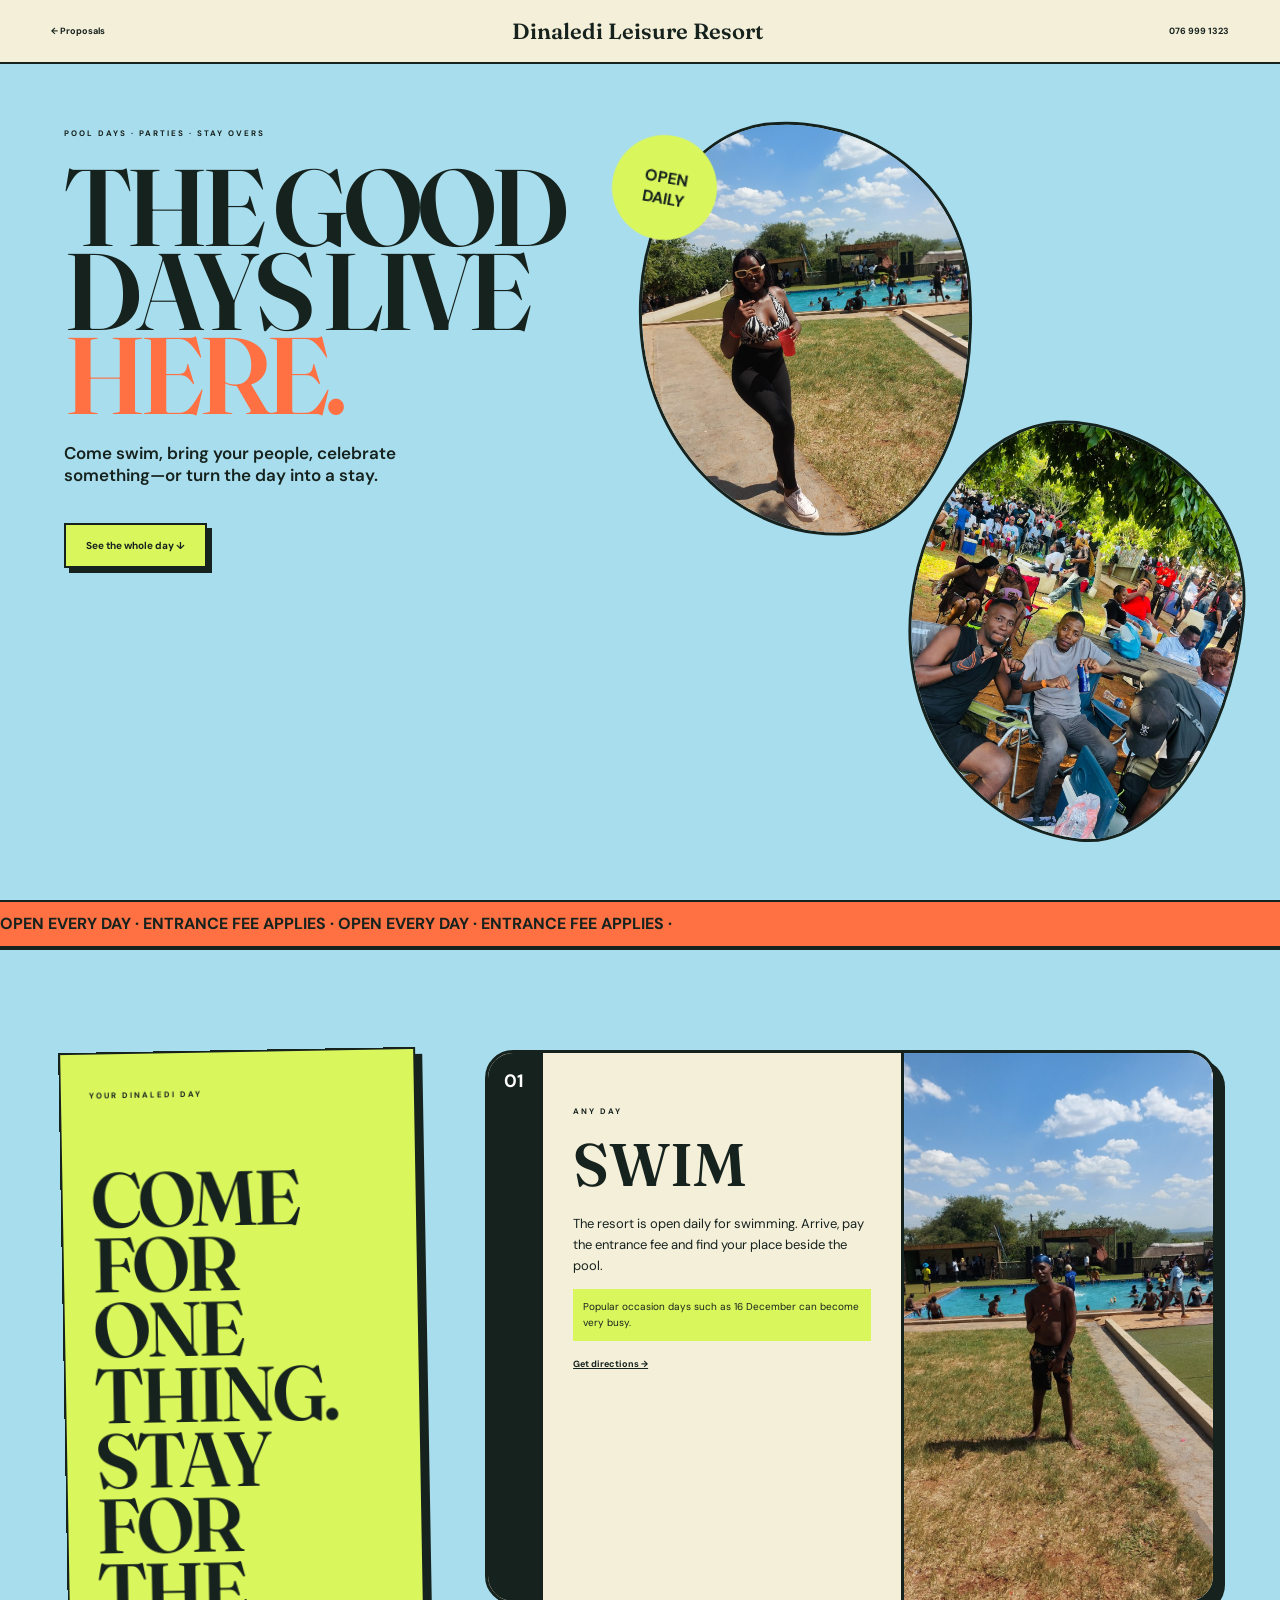
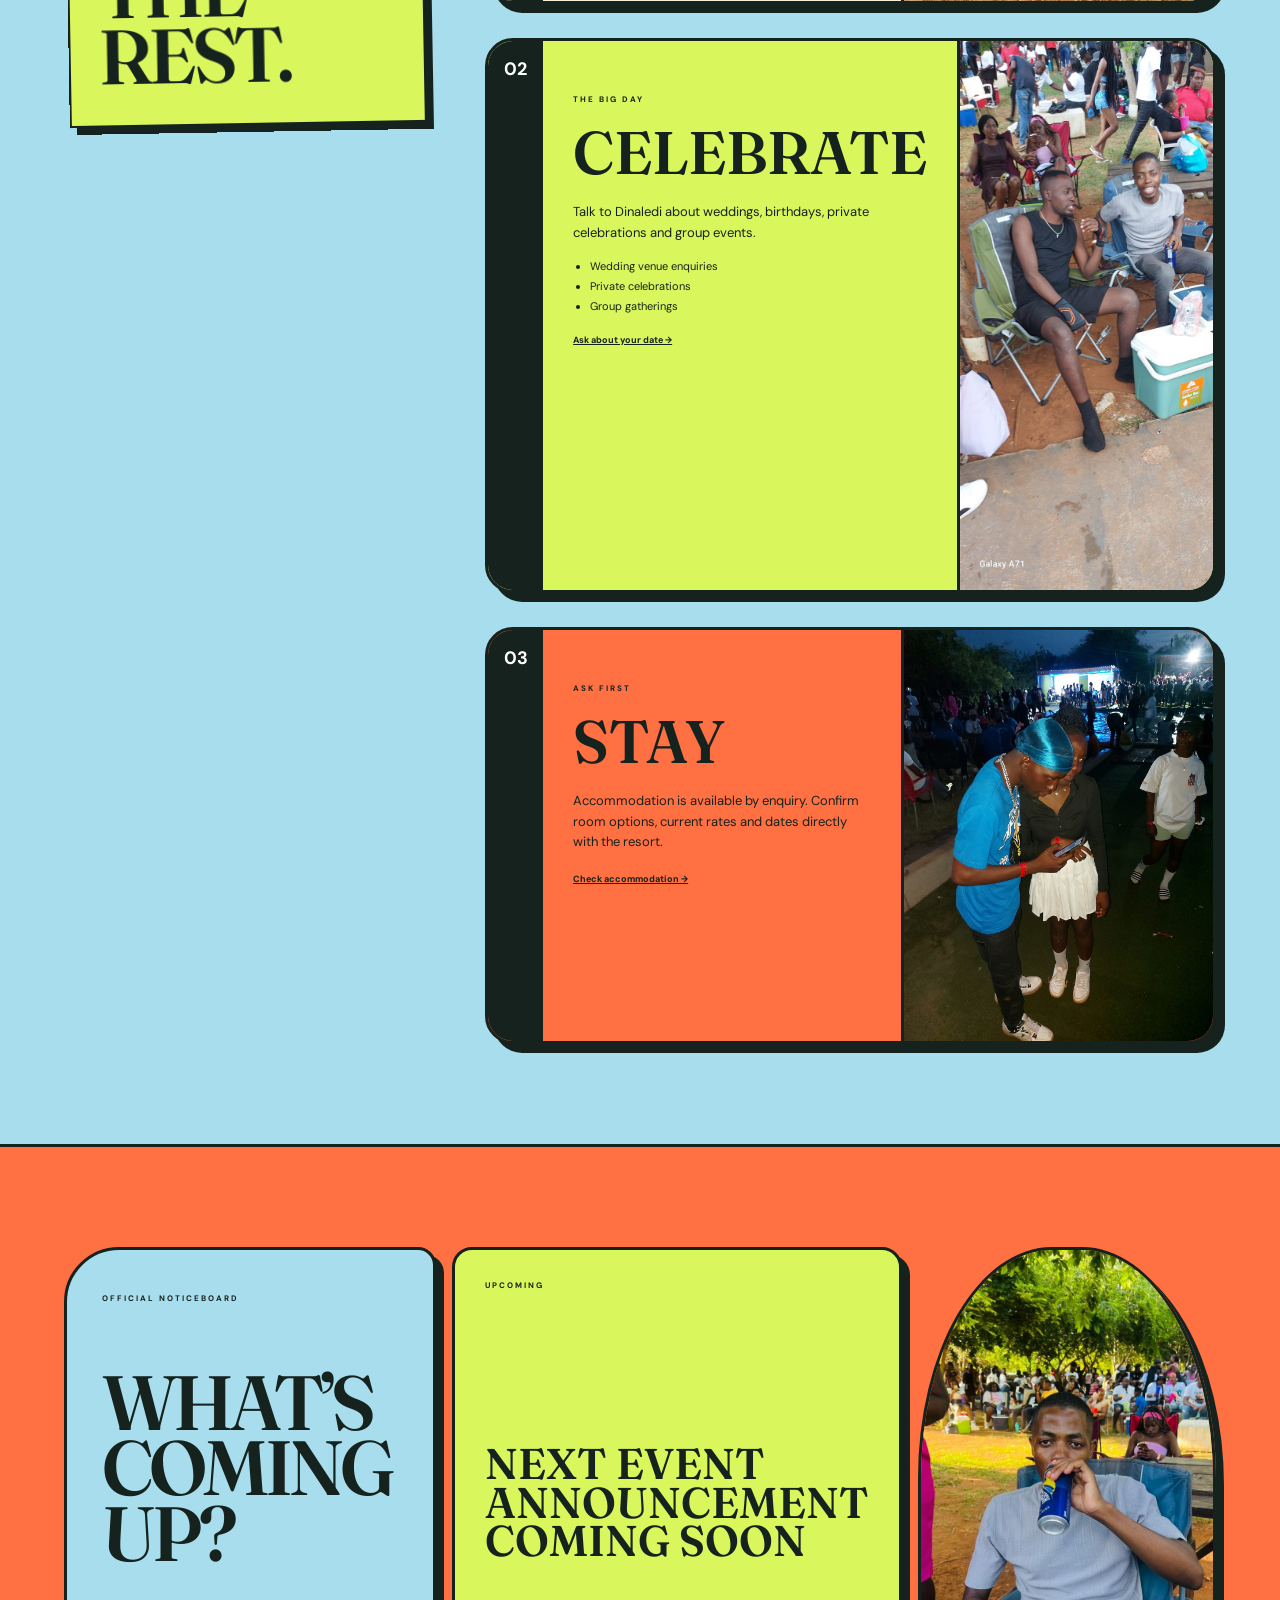
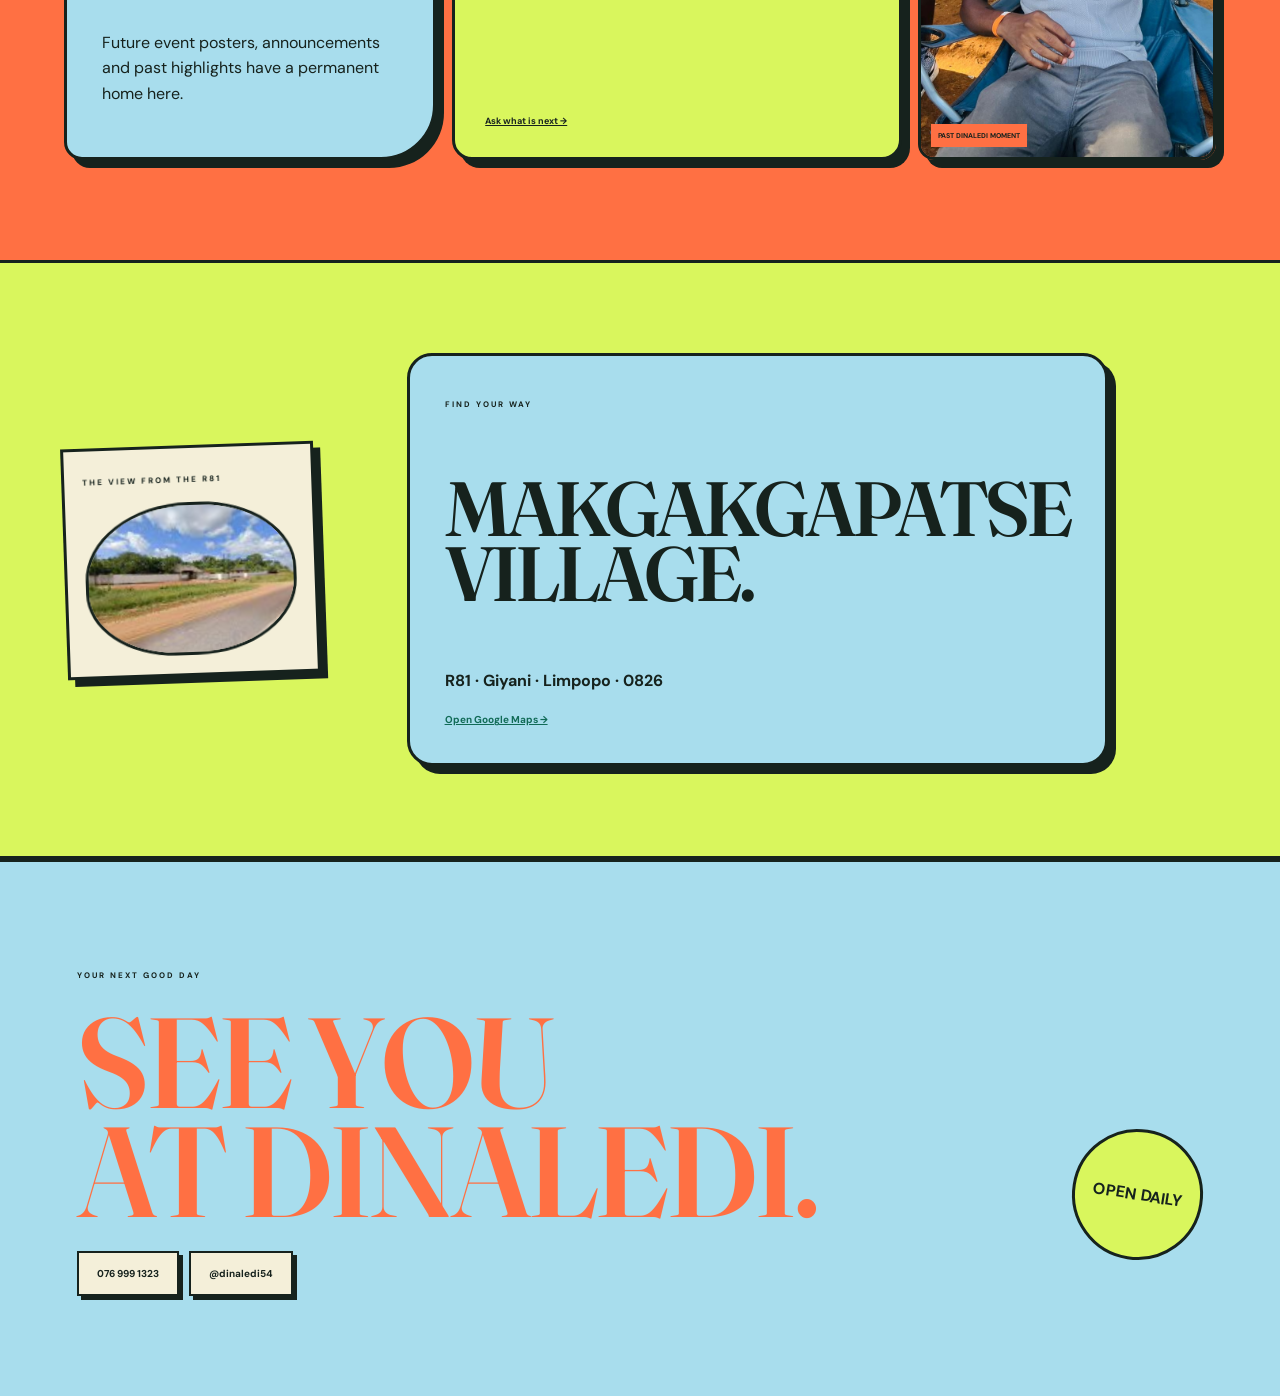
<file: prop2/index.html>
<!doctype html><html lang="en"><head><meta charset="UTF-8"><meta name="viewport" content="width=device-width,initial-scale=1"><title>Proposal 2 — Dinaledi Social Club</title><link rel="preconnect" href="https://fonts.googleapis.com"><link rel="preconnect" href="https://fonts.gstatic.com" crossorigin><link href="https://fonts.googleapis.com/css2?family=DM+Sans:wght@400;600;700&family=Fraunces:opsz,wght@9..144,600&display=swap" rel="stylesheet"><link rel="stylesheet" href="style.css"></head><body><header><a href="..">← Proposals</a><b>Dinaledi Leisure Resort</b><a href="tel:0769991323">076 999 1323</a></header><main><section class="hero"><div class="sun">OPEN<br>DAILY</div><div class="hero-copy"><small>POOL DAYS · PARTIES · STAY OVERS</small><h1>THE GOOD<br>DAYS LIVE<br><em>HERE.</em></h1><p>Come swim, bring your people, celebrate something—or turn the day into a stay.</p><a href="#day">See the whole day ↓</a></div><div class="hero-pics"><img src="../images/web/pool-guest-2.jpg" alt="Dinaledi pool day"><img src="../images/web/gathering.jpg" alt="Dinaledi gathering"></div></section><section class="ticker"><span>OPEN EVERY DAY · ENTRANCE FEE APPLIES · OPEN EVERY DAY · ENTRANCE FEE APPLIES · </span></section><section class="day" id="day"><aside><small>YOUR DINALEDI DAY</small><h2>COME FOR<br>ONE THING.<br>STAY FOR<br>THE REST.</h2></aside><div class="chapters"><article><div class="number">01</div><div><small>ANY DAY</small><h3>SWIM</h3><p>The resort is open daily for swimming. Arrive, pay the entrance fee and find your place beside the pool.</p><p class="note">Popular occasion days such as 16 December can become very busy.</p><a href="https://www.google.com/maps/search/?api=1&query=Dinaledi+Leisure+Resort+Giyani">Get directions →</a></div><img src="../images/web/pool-wide.jpg" alt="Dinaledi swimming pool"></article><article><div class="number">02</div><div><small>THE BIG DAY</small><h3>CELEBRATE</h3><p>Talk to Dinaledi about weddings, birthdays, private celebrations and group events.</p><ul><li>Wedding venue enquiries</li><li>Private celebrations</li><li>Group gatherings</li></ul><a href="tel:0769991323">Ask about your date →</a></div><img src="../images/web/celebration-friends.jpg" alt="Celebration at Dinaledi"></article><article><div class="number">03</div><div><small>ASK FIRST</small><h3>STAY</h3><p>Accommodation is available by enquiry. Confirm room options, current rates and dates directly with the resort.</p><a href="tel:0769991323">Check accommodation →</a></div><img src="../images/web/evening.jpg" alt="Evening at Dinaledi"></article></div></section><section class="notice"><div><small>OFFICIAL NOTICEBOARD</small><h2>WHAT’S<br>COMING UP?</h2><p>Future event posters, announcements and past highlights have a permanent home here.</p></div><article><b>UPCOMING</b><strong>NEXT EVENT<br>ANNOUNCEMENT<br>COMING SOON</strong><a href="tel:0769991323">Ask what is next →</a></article><figure><img src="../images/web/guest-portrait.jpg" alt="Past Dinaledi gathering"><figcaption>PAST DINALEDI MOMENT</figcaption></figure></section><section class="find"><div><small>THE VIEW FROM THE R81</small><img src="../images/thumbnail.jpg" alt="Dinaledi seen from the road"></div><div><small>FIND YOUR WAY</small><h2>MAKGAKGAPATSE<br>VILLAGE.</h2><p>R81 · Giyani · Limpopo · 0826</p><a href="https://www.google.com/maps/search/?api=1&query=Dinaledi+Leisure+Resort+Giyani">Open Google Maps →</a></div></section><footer><small>YOUR NEXT GOOD DAY</small><h2>SEE YOU<br>AT DINALEDI.</h2><div><a href="tel:0769991323">076 999 1323</a><a href="https://www.tiktok.com/@dinaledi54">@dinaledi54</a></div></footer></main></body></html>
</file>
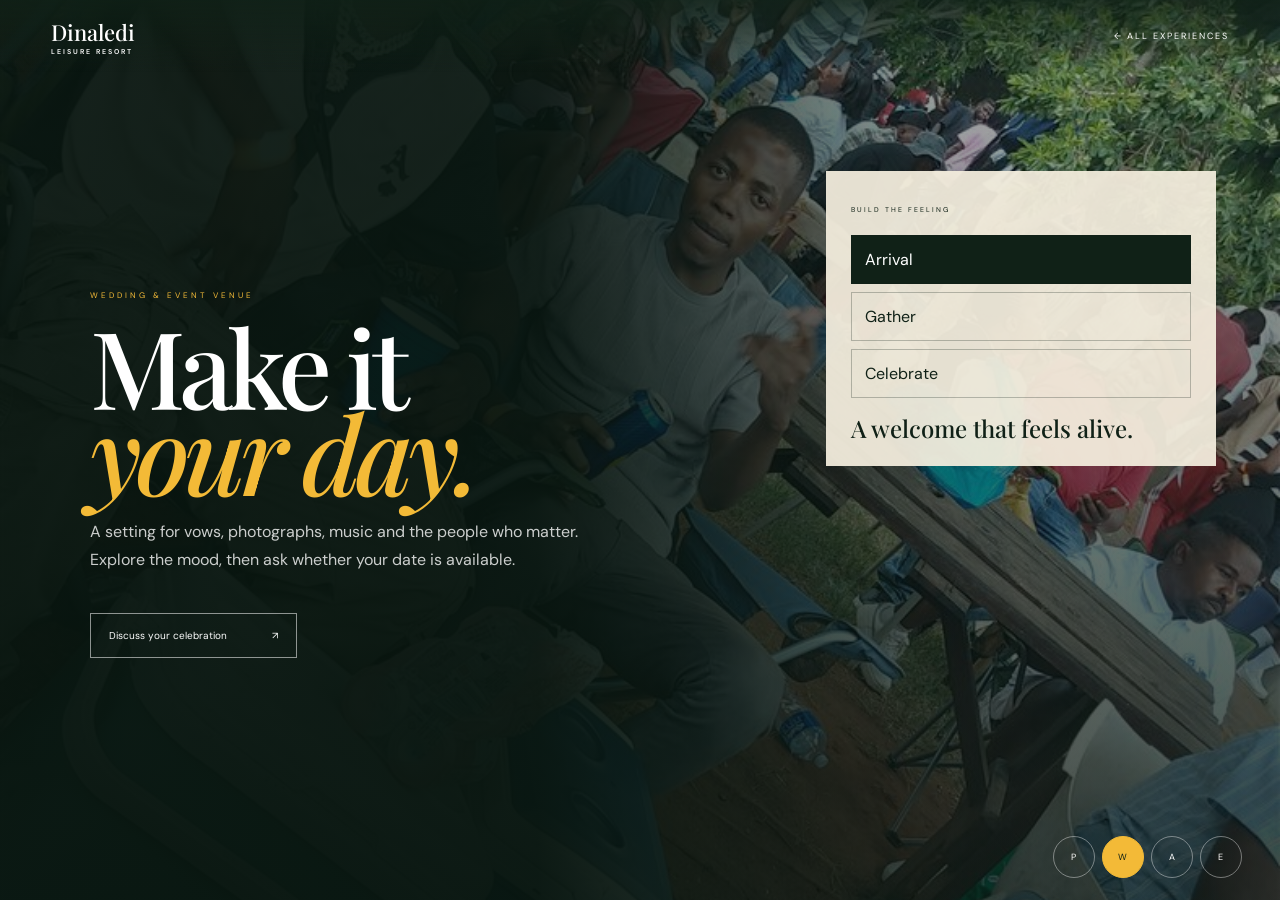
<file: weddings/index.html>
<!doctype html><html lang="en"><head><meta charset="UTF-8"><meta name="viewport" content="width=device-width,initial-scale=1"><title>Weddings & Events | Dinaledi Leisure Resort</title><link rel="preconnect" href="https://fonts.googleapis.com"><link rel="preconnect" href="https://fonts.gstatic.com" crossorigin><link href="https://fonts.googleapis.com/css2?family=DM+Sans:wght@400;500;600&family=Playfair+Display:ital,wght@0,500;1,500&display=swap" rel="stylesheet"><link rel="stylesheet" href="../services.css"></head><body class="weddings"><header class="top"><a class="brand" href="../..">Dinaledi<small>Leisure Resort</small></a><a class="back" href="../..">← All experiences</a></header><main class="hero"><div class="photo"></div><div class="veil"></div><div class="content"><p class="eyebrow">Wedding & event venue</p><h1>Make it<br><em>your day.</em></h1><p class="lead">A setting for vows, photographs, music and the people who matter. Explore the mood, then ask whether your date is available.</p><a class="cta" href="tel:0769991323">Discuss your celebration <span>↗</span></a></div><aside class="moment-picker"><small>Build the feeling</small><div class="moments"><button class="active" data-moment data-image="../images/web/celebration-wide.jpg" data-copy="A welcome that feels alive.">Arrival</button><button data-moment data-image="../images/web/gathering.jpg" data-copy="Everyone you love, together.">Gather</button><button data-moment data-image="../images/web/evening.jpg" data-copy="Let the celebration carry into night.">Celebrate</button></div><p class="moment-copy">A welcome that feels alive.</p></aside></main><nav class="service-nav"><a href="../pool">P</a><a class="active" href="../weddings">W</a><a href="../accommodation">A</a><a href="../events">E</a></nav><script src="../services.js"></script></body></html>
</file>
<file: selector.css>
:root{--sky:#a8dded;--lime:#d9f65d;--coral:#ff7043;--paper:#f4efd9;--ink:#16221d;--serif:"Fraunces",serif}*{box-sizing:border-box}body{margin:0;background:var(--sky);color:var(--ink);font-family:"DM Sans",sans-serif}a{color:inherit}header{height:68px;padding:0 4vw;display:flex;align-items:center;justify-content:space-between;background:var(--paper);border-bottom:3px solid var(--ink)}header b{font:600 22px var(--serif)}header span,.intro small,.proposal small{text-transform:uppercase;letter-spacing:2px;font-size:8px;font-weight:700}.intro{position:relative;padding:9vh 5vw 7vh;min-height:72vh;overflow:hidden}.review-label{position:absolute;right:5vw;top:7vh;width:150px;height:150px;border:3px solid var(--ink);border-radius:50%;background:var(--lime);display:grid;place-items:center;text-align:center;font-weight:700;text-transform:uppercase;rotate:8deg}.intro-copy{max-width:920px}.intro small{display:inline-block;padding:8px 11px;background:var(--coral);border:2px solid var(--ink)}h1{font:600 clamp(68px,9vw,135px)/.78 var(--serif);letter-spacing:-7px;margin:30px 0}h1 em{font-style:normal;color:var(--coral)}.intro-copy p{max-width:680px;font-size:16px;line-height:1.6;font-weight:600}.steps{display:flex;gap:12px;margin-top:45px}.steps span{display:flex;align-items:center;gap:13px;padding:12px 18px;background:var(--paper);border:2px solid var(--ink);font-size:9px;font-weight:700;box-shadow:4px 4px 0 var(--ink)}.steps b{color:var(--coral)}.proposals{padding:80px 5vw;background:var(--coral);border-block:3px solid var(--ink)}.proposal{display:grid;grid-template-columns:1.1fr .9fr;min-height:650px;border:3px solid var(--ink);border-radius:30px;overflow:hidden;box-shadow:10px 10px 0 var(--ink)}.proposal.social{grid-template-columns:.9fr 1.1fr}.proposal.social .preview{order:2}.preview{position:relative;display:block;overflow:hidden}.preview img{width:100%;height:100%;object-fit:cover;transition:.5s}.preview:hover img{scale:1.04}.preview span{position:absolute;left:25px;bottom:25px;padding:13px 16px;background:var(--lime);border:2px solid var(--ink);font-size:9px;font-weight:700;box-shadow:4px 4px 0 var(--ink)}.proposal-copy{position:relative;padding:70px 5vw;background:var(--paper)}.social .proposal-copy{background:var(--lime)}.number{position:absolute;right:30px;top:25px;font:600 80px var(--serif);color:#16221d26}.proposal-copy h2{font:600 clamp(52px,6vw,88px)/.82 var(--serif);letter-spacing:-4px;margin:22px 0}.proposal-copy p{max-width:450px;line-height:1.6}.proposal-copy ul{padding:20px 0;list-style:none;border-top:2px solid var(--ink)}.proposal-copy li{padding:8px 0;border-bottom:1px solid var(--ink);font-size:10px;font-weight:700;text-transform:uppercase}.proposal-copy>a{display:inline-block;margin-top:15px;font-size:10px;font-weight:700}.or{height:150px;display:flex;align-items:center;justify-content:center;gap:20px}.or span{width:70px;height:70px;border:3px solid var(--ink);border-radius:50%;background:var(--sky);display:grid;place-items:center;font:600 24px var(--serif)}.or p{font-size:10px;font-weight:700;text-transform:uppercase;letter-spacing:1px}footer{padding:55px 5vw;background:var(--lime);display:flex;justify-content:space-between;align-items:center;gap:30px}footer b{font:600 34px var(--serif)}footer p{max-width:590px;line-height:1.5;font-size:12px}@media(max-width:760px){header{height:60px;padding:0 16px}header b{font-size:16px}header span{font-size:6px}.intro{padding:65px 20px 55px}.review-label{position:relative;right:auto;top:auto;width:auto;height:auto;border-radius:0;rotate:0;padding:10px;margin-bottom:30px}.intro small{font-size:6px}h1{font-size:58px;letter-spacing:-3px}.intro-copy p{font-size:13px}.steps{display:grid}.steps span{font-size:8px}.proposals{padding:55px 18px}.proposal,.proposal.social{display:flex;flex-direction:column;min-height:0;border-radius:20px;box-shadow:6px 6px 0 var(--ink)}.proposal.social .preview{order:0}.preview{height:390px}.proposal-copy{padding:50px 22px}.number{font-size:60px}.proposal-copy h2{font-size:52px;letter-spacing:-3px}.or{height:120px;display:block;text-align:center;padding-top:20px}.or span{margin:auto}.or p{font-size:7px}footer{display:block;padding:45px 20px}footer b{font-size:25px}footer p{margin-top:18px}}
/* Keep both decisions visible together on the review screen. */
@media(min-width:761px){
  .intro{min-height:0;padding:45px 5vw 38px}
  .review-label{top:36px;width:105px;height:105px;font-size:10px}
  h1{font-size:clamp(58px,6.4vw,92px);letter-spacing:-5px;margin:20px 0}
  .intro-copy p{max-width:760px;font-size:13px;margin:0}
  .steps{margin-top:25px}
  .steps span{padding:9px 14px}
  .proposals{display:grid;grid-template-columns:repeat(2,minmax(0,1fr));gap:26px;padding:38px 5vw 50px}
  .proposal,.proposal.social{display:flex;flex-direction:column;min-height:0;border-radius:24px;box-shadow:7px 7px 0 var(--ink)}
  .proposal.social .preview{order:0}
  .preview{height:250px;flex:none}
  .proposal-copy{padding:35px 32px 32px;min-height:360px}
  .number{font-size:58px;top:15px;right:20px}
  .proposal-copy h2{font-size:48px;letter-spacing:-3px;margin:14px 0}
  .proposal-copy p{font-size:11px;margin:8px 0}
  .proposal-copy ul{margin:14px 0 4px;padding:10px 0}
  .proposal-copy li{padding:5px 0;font-size:8px}
  .or{display:none}
}
@media(max-width:760px){
  .intro{min-height:0}
  .proposals{display:grid;gap:30px}
  .or{display:none}
  .preview{height:250px}
  .proposal-copy{padding:38px 22px}
}
.quick-links{display:none}
@media(max-width:760px){.steps{display:none}.quick-links{display:grid;grid-template-columns:1fr 1fr;gap:8px;margin-top:28px}.quick-links a{padding:13px 6px;background:var(--lime);border:2px solid var(--ink);box-shadow:3px 3px 0 var(--ink);text-align:center;text-decoration:none;font-size:8px;font-weight:700;text-transform:uppercase}}
.proposal[data-href]{cursor:pointer;transition:translate .25s,box-shadow .25s}.proposal[data-href]:hover,.proposal[data-href]:focus-visible{translate:0 -5px;box-shadow:12px 14px 0 var(--ink);outline:none}.proposal[data-href]:focus-visible{outline:4px solid var(--lime);outline-offset:5px}
</file>
<file: services.css>
:root{--ink:#102117;--gold:#f3ba37;--cream:#f6efdf;--water:#69d3dd;--serif:"Playfair Display",serif;--sans:"DM Sans",sans-serif}*{box-sizing:border-box}html,body{margin:0;min-height:100%;background:var(--ink);color:white;font-family:var(--sans)}body{overflow-x:hidden}a,button,input{font:inherit;color:inherit}.top{position:fixed;z-index:50;top:0;left:0;right:0;height:72px;padding:0 4vw;display:flex;align-items:center;justify-content:space-between;background:linear-gradient(#102117cc,transparent)}.brand{text-decoration:none;font:500 22px var(--serif)}.brand small{display:block;font:600 7px var(--sans);letter-spacing:2px;text-transform:uppercase}.back{text-decoration:none;font-size:9px;letter-spacing:2px;text-transform:uppercase}.hero{position:relative;min-height:100svh;display:flex;align-items:center;padding:110px 7vw 70px;overflow:hidden}.photo{position:absolute;inset:0;background-position:center;background-size:cover}.veil{position:absolute;inset:0;background:linear-gradient(90deg,#08150feF 0 42%,#08150f55 75%),linear-gradient(0deg,#08150faa,transparent)}.content{position:relative;z-index:5;width:min(610px,90vw)}.eyebrow{color:var(--gold);font-size:8px;letter-spacing:3px;text-transform:uppercase}.content h1{font:500 clamp(60px,8.4vw,128px)/.8 var(--serif);letter-spacing:-6px;margin:23px 0}.content h1 em{color:var(--gold);font-weight:500}.lead{max-width:500px;color:#ffffffc9;line-height:1.7}.cta{display:inline-flex;gap:45px;justify-content:space-between;margin-top:24px;padding:15px 18px;border:1px solid #ffffff88;text-decoration:none;font-size:10px}.panel{position:relative;z-index:8}.service-nav{position:fixed;z-index:40;right:3vw;bottom:22px;display:flex;gap:7px}.service-nav a{width:42px;height:42px;border:1px solid #ffffff66;border-radius:50%;display:grid;place-items:center;text-decoration:none;font-size:9px}.service-nav a.active{background:var(--gold);border-color:var(--gold);color:var(--ink)}
/* Pool */.pool .photo{background-image:url("images/web/pool-guest-1.jpg")}.water-zone{position:absolute;z-index:7;inset:0 0 0 48%;cursor:crosshair}.water-hint{position:absolute;right:12vw;top:49%;width:120px;height:120px;border:1px solid #fff8;border-radius:50%;display:grid;place-items:center;text-align:center;font-size:8px;letter-spacing:2px;text-transform:uppercase}.wave{position:absolute;width:10px;height:10px;border:2px solid white;border-radius:50%;translate:-50% -50%;animation:wave 1.5s ease-out forwards}@keyframes wave{to{width:440px;height:440px;opacity:0}}
/* Weddings */.weddings .photo{background-image:url("images/web/celebration-wide.jpg");transition:.7s}.moment-picker{position:absolute;z-index:8;right:5vw;top:19vh;width:min(390px,42vw);background:#f6efdfed;color:var(--ink);padding:25px}.moment-picker>small{font-size:7px;letter-spacing:2px;text-transform:uppercase}.moments{display:grid;gap:8px;margin-top:18px}.moments button{border:1px solid #10211744;background:none;padding:13px;text-align:left;cursor:pointer}.moments button.active{background:var(--ink);color:white}.moment-copy{margin:18px 0 0;font:500 24px/1.05 var(--serif)}
/* Stay */.stay-page .photo{background-image:url("images/web/stay-guest.jpg")}.stay-page .night{position:absolute;inset:0;background:url("images/web/evening.jpg") center/cover;opacity:var(--night,.15)}.planner{position:absolute;z-index:8;right:6vw;bottom:12vh;width:min(420px,43vw);padding:25px;background:#0b1a13df;border:1px solid #ffffff44}.planner label{display:block;margin:15px 0 6px;font-size:8px;letter-spacing:2px;text-transform:uppercase;color:var(--gold)}.planner input{width:100%;accent-color:var(--gold)}.planner-output{font:500 27px var(--serif);margin:18px 0 4px}.planner small{color:#ffffffaa}.planner a{display:block;margin-top:18px;color:var(--gold);text-decoration:none;font-size:10px}
/* Events */.events-page{min-height:100svh;padding:105px 6vw 80px;background:linear-gradient(120deg,#102117,#193823)}.events-head{display:flex;justify-content:space-between;gap:30px;align-items:end}.events-head h1{font:500 clamp(55px,7vw,100px)/.84 var(--serif);letter-spacing:-5px;margin:15px 0}.events-head h1 em{color:var(--gold);font-weight:500}.filters{display:flex;gap:7px;margin-bottom:10px}.filters button{border:1px solid #ffffff55;background:none;padding:9px 12px;font-size:8px;text-transform:uppercase;letter-spacing:1px}.filters button.active{background:var(--gold);color:var(--ink)}.poster-grid{display:grid;grid-template-columns:1.25fr 1fr 1fr;gap:14px;margin-top:32px}.notice{min-height:470px;padding:30px;background:var(--gold);color:var(--ink);display:flex;flex-direction:column;justify-content:space-between}.notice strong{font:500 clamp(35px,4vw,58px)/.9 var(--serif)}.notice small,.poster-card small{font-size:7px;letter-spacing:2px;text-transform:uppercase}.notice a{color:var(--ink);font-size:10px;text-decoration:none;font-weight:600}.poster-card{position:relative;min-height:470px;overflow:hidden}.poster-card img{width:100%;height:100%;object-fit:cover}.poster-card div{position:absolute;inset:auto 0 0;padding:60px 20px 20px;background:linear-gradient(transparent,#08120dcc)}.poster-card b{display:block;font:500 25px var(--serif);margin-top:5px}
@media(max-width:760px){.top{height:62px;padding:0 18px}.hero{padding:90px 23px 65px;align-items:flex-start}.content{margin-top:10vh}.content h1{font-size:clamp(49px,15vw,65px);letter-spacing:-4px}.lead{font-size:11px;max-width:330px}.veil{background:linear-gradient(0deg,#08150ff5 0 35%,#08150f77 75%)}.service-nav{right:12px;bottom:10px}.water-zone{inset:44% 0 0}.water-hint{right:25px;top:48%;width:90px;height:90px}.moment-picker,.planner{left:23px;right:23px;width:auto;top:auto;bottom:70px}.weddings .content{margin-top:2vh}.weddings .content h1{font-size:48px}.moment-picker{padding:15px}.moments{grid-template-columns:repeat(3,1fr)}.moments button{padding:9px 5px;font-size:8px}.moment-copy{font-size:18px}.stay-page .content{margin-top:2vh}.planner{padding:15px}.events-page{padding:82px 18px 70px}.events-head{display:block}.events-head h1{font-size:52px;letter-spacing:-3px}.poster-grid{grid-template-columns:1fr 1fr;gap:8px}.notice{grid-column:1/3;min-height:330px}.poster-card{min-height:320px}.poster-card b{font-size:17px}}@media(prefers-reduced-motion:reduce){*{animation:none!important;transition:none!important}}
@media(max-width:760px){.service-nav{left:12px;right:auto}.moments button{min-width:0;overflow:hidden}.back{font-size:7px}}
</file>
<file: prop1/style.css>
:root{--yellow:#ffc62f;--blue:#0b54ff;--ink:#111;--paper:#f3ead7}*{box-sizing:border-box}html{scroll-behavior:smooth}body{margin:0;background:var(--paper);color:var(--ink);font-family:"DM Sans",sans-serif}header{position:fixed;z-index:60;left:0;right:0;top:0;height:64px;padding:0 3vw;display:flex;align-items:center;justify-content:space-between;background:var(--yellow);border-bottom:3px solid var(--ink)}header a{color:var(--ink);font-size:9px;font-weight:700;text-decoration:none}header b{font:28px "Archivo Black"}.hero{position:relative;min-height:100svh;padding-top:64px;background:var(--blue);overflow:hidden}.marquee{height:38px;display:flex;width:max-content;background:var(--ink);color:white;font:18px "Archivo Black";line-height:38px;animation:run 14s linear infinite}.marquee span{white-space:nowrap}@keyframes run{to{translate:-50%}}.hero-photo{position:absolute;right:0;top:102px;bottom:0;width:54%;background:url("../images/web/arrival.jpg") center/cover;filter:saturate(1.2);clip-path:polygon(12% 0,100% 0,100% 100%,0 100%)}.hero-copy{position:relative;z-index:3;padding:14vh 5vw;width:60%}.hero-copy small,.passport small,.finish small{font-weight:700;letter-spacing:2px}.hero h1{font:clamp(64px,9vw,140px)/.78 "Archivo Black";letter-spacing:-7px;margin:22px 0}.hero h1 i{color:var(--yellow);font-style:normal}.hero p{max-width:390px;color:white;font-weight:600}.hero-copy a{display:inline-block;margin-top:25px;padding:14px;background:var(--yellow);color:var(--ink);font-weight:700;text-decoration:none;font-size:10px;border:2px solid var(--ink);box-shadow:6px 6px 0 var(--ink)}.stamp{position:absolute;z-index:4;right:4vw;bottom:5vh;width:130px;height:130px;border:4px solid var(--yellow);border-radius:50%;display:grid;place-items:center;text-align:center;color:var(--yellow);font-weight:700;rotate:-12deg}.passport{min-height:100svh;padding:100px 5vw;display:grid;grid-template-columns:31% 1fr;gap:5vw}.passport aside{position:sticky;top:100px;height:max-content}.passport h2,.finish h2{font:clamp(48px,6vw,90px)/.85 "Archivo Black";letter-spacing:-4px}.passport aside p{max-width:300px}.counter{margin-top:30px;font-weight:700}.counter b{font:60px "Archivo Black";color:var(--blue)}.passes{border-top:3px solid var(--ink)}.passes article{border-bottom:3px solid var(--ink)}.passes button{width:100%;border:0;background:none;display:grid;grid-template-columns:70px 1fr auto;align-items:center;text-align:left;padding:24px 10px;cursor:pointer}.passes button span{font-weight:700;color:var(--blue)}.passes button b{font:clamp(29px,4vw,55px)/.82 "Archivo Black"}.passes button i{font-style:normal;font-size:9px;font-weight:700}.passes article>div{display:none;padding:0 10px 30px;grid-template-columns:1fr 1fr;gap:25px;align-items:end}.passes article.open>div{display:grid}.passes img{width:100%;height:330px;object-fit:cover}.passes article p{font-weight:600;line-height:1.5}.passes article a{color:var(--blue);font-size:9px;font-weight:700}.poster{background:var(--yellow);padding:30px!important;min-height:330px;display:none!important}.open .poster{display:flex!important;flex-direction:column;justify-content:space-between}.poster strong{font:clamp(35px,4vw,60px)/.85 "Archivo Black"}.proof{padding:90px 0;background:var(--yellow);overflow:hidden}.proof>p{padding:0 5vw;font:clamp(45px,6vw,85px)/.88 "Archivo Black"}.proof>p b{color:var(--blue)}.strip{display:flex;gap:10px;width:max-content;animation:run 28s linear infinite}.strip img{width:330px;height:420px;object-fit:cover;border:3px solid var(--ink)}.finish{min-height:90svh;padding:12vh 6vw;background:var(--ink);color:white}.finish h2{font-size:clamp(70px,11vw,160px);margin:35px 0;color:var(--yellow)}.finish div{display:flex;gap:12px}.finish a{padding:15px 20px;border:2px solid white;color:white;text-decoration:none;font-size:10px;font-weight:700}@media(max-width:760px){header{padding:0 12px}header b{font-size:20px}.hero-photo{top:102px;width:100%;opacity:.45;clip-path:none}.hero-copy{width:100%;padding:16vh 20px}.hero h1{font-size:58px;letter-spacing:-4px}.stamp{width:95px;height:95px}.passport{display:block;padding:75px 18px}.passport aside{position:relative;top:0;margin-bottom:45px}.passes button{grid-template-columns:35px 1fr auto}.passes article>div{grid-template-columns:1fr}.passes img{height:280px}.proof{padding:60px 0}.strip img{width:240px;height:320px}.finish{padding:80px 20px}.finish h2{font-size:65px;letter-spacing:-3px}.finish div{flex-direction:column}.finish a{text-align:center}}
</file>
<file: prop1/extended.css>
.reasons{padding:100px 5vw;background:#f3ead7}.reason-title{max-width:850px;margin-bottom:70px}.reason-title h2,.builder h2,.stay-form h2,.questions h2{font:clamp(55px,7vw,105px)/.82 "Archivo Black";letter-spacing:-5px;margin:20px 0}.reason-title small,.builder small,.stay-form small,.facts small,.questions small{font-size:9px;font-weight:700;letter-spacing:2px}.reason-title p{max-width:590px;font-weight:600;line-height:1.6}.reason{position:relative;min-height:570px;display:grid;grid-template-columns:1fr 1fr;margin:0 0 28px;border:3px solid #111;background:white}.reason>span{position:absolute;z-index:2;top:20px;left:20px;padding:8px 10px;background:#ffc62f;border:2px solid #111;font-size:8px;font-weight:700}.reason>div{padding:80px 5vw;display:flex;flex-direction:column;justify-content:center}.reason h3{font:clamp(44px,5vw,76px)/.84 "Archivo Black";letter-spacing:-4px;margin:0 0 22px}.reason p{max-width:440px;font-weight:600;line-height:1.6}.reason a,.builder a,.stay-form a{color:#0b54ff;font-size:9px;font-weight:700}.reason img{width:100%;height:100%;min-height:570px;object-fit:cover}.wedding-reason{background:#0b54ff;color:white}.wedding-reason a{color:#ffc62f}.builder{padding:110px 6vw;background:#ffc62f;display:grid;grid-template-columns:.9fr 1.1fr;gap:7vw}.builder-copy p{max-width:440px;font-weight:600;line-height:1.6}.builder-card{padding:35px;background:#f3ead7;border:3px solid #111;box-shadow:10px 10px 0 #111}.builder-card label,.stay-form label{display:block;margin:20px 0 9px;font-size:8px;font-weight:700;letter-spacing:2px}.pick{display:flex;gap:7px}.pick button{flex:1;padding:12px 8px;border:2px solid #111;background:transparent;color:#111;font-size:9px;font-weight:700;cursor:pointer}.pick button.selected{background:#0b54ff;color:white}.idea{margin-top:30px;padding-top:25px;border-top:3px solid #111}.idea strong{display:block;font:31px/1.05 "Archivo Black";margin:14px 0 22px}.stay-planner{min-height:90svh;display:grid;grid-template-columns:1.1fr .9fr;background:#111;color:white}.stay-photo{background:url("../images/web/stay-guest.jpg") center/cover}.stay-form{padding:12vh 6vw;display:flex;flex-direction:column;justify-content:center}.stay-form input{display:block;width:100%;margin-top:12px;accent-color:#ffc62f}.stay-form>strong{font:34px "Archivo Black";color:#ffc62f;margin-top:28px}.stay-form p{color:#ffffffaa;max-width:420px;font-size:12px}.stay-form a{color:#ffc62f}.facts{display:grid;grid-template-columns:repeat(3,1fr);background:#0b54ff;color:white;border-top:3px solid #111;border-bottom:3px solid #111}.facts article{min-height:350px;padding:45px;display:flex;flex-direction:column;justify-content:space-between;border-right:3px solid #111}.facts article:last-child{border:0}.facts b{font:clamp(65px,9vw,135px)/1 "Archivo Black";color:#ffc62f}.facts p{max-width:280px;font-weight:600}.questions{padding:110px 6vw;display:grid;grid-template-columns:.8fr 1.2fr;gap:8vw}.faq{border-top:3px solid #111}.faq details{border-bottom:3px solid #111}.faq summary{list-style:none;display:flex;justify-content:space-between;gap:20px;padding:25px 5px;font-weight:700;cursor:pointer}.faq summary b{font-size:24px;color:#0b54ff}.faq p{padding:0 5px 25px;max-width:650px;line-height:1.6}.faq details[open] summary b{rotate:45deg}@media(max-width:760px){.reasons{padding:70px 18px}.reason-title h2,.builder h2,.stay-form h2,.questions h2{font-size:50px;letter-spacing:-3px}.reason{display:flex;flex-direction:column;min-height:0}.reason>div{padding:75px 20px 35px}.reason h3{font-size:42px;letter-spacing:-3px}.reason img{min-height:0;height:390px}.wedding-reason img{order:3}.builder{padding:75px 18px;display:block}.builder-card{padding:20px;margin-top:45px;box-shadow:6px 6px 0 #111}.pick{flex-wrap:wrap}.pick button{min-width:30%}.idea strong{font-size:24px}.stay-planner{display:flex;flex-direction:column}.stay-photo{height:55svh}.stay-form{padding:65px 22px}.facts{display:block}.facts article{min-height:270px;border-right:0;border-bottom:3px solid #111;padding:30px}.questions{display:block;padding:75px 20px}.faq{margin-top:45px}}
</file>
<file: prop1/mobile-fix.css>
@media(max-width:760px){
  .builder,.builder-copy,.builder-card,.idea{min-width:0;max-width:100%}
  .builder{overflow:hidden}
  .builder-card{width:100%;overflow:hidden}
  .pick{display:grid;grid-template-columns:repeat(3,minmax(0,1fr));width:100%}
  .pick[data-pick="finish"]{grid-template-columns:repeat(2,minmax(0,1fr))}
  .pick button{min-width:0;width:100%;padding:11px 3px;font-size:7px;white-space:normal}
  .idea strong{overflow-wrap:anywhere;word-break:normal}
}
html,body{overflow-x:hidden;max-width:100%}
</file>
<file: prop1/revised.css>
.itinerary{padding:100px 5vw;background:#f3ead7}.itinerary-head{display:grid;grid-template-columns:1fr 1fr;column-gap:8vw;align-items:end}.itinerary-head small,.route-content small,.venue-decision small{font-size:9px;font-weight:700;letter-spacing:2px}.itinerary-head h2,.decision-copy h2{grid-column:1;font:clamp(55px,7vw,105px)/.82 "Archivo Black";letter-spacing:-5px;margin:20px 0}.itinerary-head p{grid-column:2;grid-row:2;max-width:480px;font-weight:600;line-height:1.6}.route-tabs{grid-column:1/3;display:flex;gap:8px;margin:40px 0 20px}.route-tabs button{padding:13px 22px;border:2px solid #111;background:transparent;font-size:9px;font-weight:700;cursor:pointer}.route-tabs button.active{background:#0b54ff;color:white}.route-card{position:relative;display:grid;grid-template-columns:.9fr 1.1fr;border:3px solid #111;background:white;min-height:540px}.route-number{position:absolute;z-index:2;top:20px;left:20px;width:55px;height:55px;background:#ffc62f;border:2px solid #111;border-radius:50%;display:grid;place-items:center;font:18px "Archivo Black"}.route-content{padding:90px 5vw 50px}.route-content h3{font:clamp(38px,4vw,62px)/.88 "Archivo Black";letter-spacing:-3px;margin:18px 0}.route-content ol{list-style:none;margin:25px 0;padding:0;border-top:2px solid #111}.route-content li{display:grid;grid-template-columns:120px 1fr;gap:15px;padding:13px 0;border-bottom:1px solid #111}.route-content li span{font-size:12px}.route-content a,.decision-copy a{color:#0b54ff;font-size:9px;font-weight:700}.route-card figure{margin:0;position:relative;min-height:420px}.route-card img{width:100%;height:100%;max-height:610px;object-fit:cover}.route-card figcaption{position:absolute;right:12px;bottom:12px;padding:7px;background:#ffc62f;font-size:7px;font-weight:700}.venue-decision{padding:110px 5vw;background:#0b54ff;color:white;display:grid;grid-template-columns:.8fr 1.2fr;gap:6vw}.decision-copy{align-self:center}.decision-copy p{max-width:470px;font-weight:600;line-height:1.65}.decision-copy a{display:inline-block;margin-top:18px;color:#ffc62f}.decision-grid{display:grid;grid-template-columns:1fr 1fr;border:3px solid #111;background:#f3ead7;color:#111}.decision-grid article{min-height:220px;padding:25px;border-right:2px solid #111;border-bottom:2px solid #111}.decision-grid article b{color:#0b54ff}.decision-grid h3{font:25px/.9 "Archivo Black"}.decision-grid p{font-size:11px;line-height:1.5}.decision-grid figure{margin:0;position:relative;min-height:220px}.decision-grid img{width:100%;height:100%;object-fit:cover}.decision-grid figcaption{position:absolute;left:10px;bottom:10px;padding:6px;background:#ffc62f;font-size:7px;font-weight:700}.stay-planner{min-height:720px}.stay-photo{min-height:540px}@media(max-width:760px){.itinerary{padding:70px 18px}.itinerary-head{display:block}.itinerary-head h2,.decision-copy h2{font-size:49px;letter-spacing:-3px}.route-tabs{display:grid;grid-template-columns:repeat(3,minmax(0,1fr));margin-top:30px}.route-tabs button{min-width:0;padding:10px 3px;font-size:7px}.route-card{display:flex;flex-direction:column;min-height:0}.route-content{padding:90px 20px 35px}.route-content h3{font-size:38px}.route-content li{grid-template-columns:85px 1fr}.route-card figure{min-height:0;height:310px}.venue-decision{padding:75px 18px;display:block}.decision-grid{margin-top:45px}.decision-grid article{min-height:190px;padding:15px}.decision-grid h3{font-size:19px}.decision-grid figure{min-height:190px}.stay-planner{min-height:0}.stay-photo{height:360px;min-height:0}}
@media(max-width:760px){body,main,.itinerary,.venue-decision,.builder,.stay-planner,.facts,.questions{width:100vw;max-width:100vw}.itinerary,.venue-decision,.builder,.questions{overflow:hidden}.itinerary-head h2{overflow-wrap:normal}.route-tabs{width:100%}.route-tabs button{width:100%}}
.faq article{border-bottom:3px solid #111;padding:24px 5px}.faq article h3{margin:0 0 10px;font-size:16px}.faq article p{margin:0;max-width:650px;line-height:1.6}
.passes article>button{pointer-events:none;cursor:default}.passes article>button i{display:none}.passes article>div{display:grid!important;grid-template-columns:1fr 1fr;grid-template-rows:auto auto 1fr;column-gap:28px;padding:0 10px 34px}.passes article>div>img{grid-row:1/4}.passes article>div>p{align-self:end}.passes article>div>a{align-self:end}.pass-facts{margin:0;padding:0;list-style:none;border-top:2px solid #111}.pass-facts li{padding:8px 0;border-bottom:1px solid #111;font-size:9px;font-weight:700;text-transform:uppercase}.passes article>div.poster{display:flex!important;flex-direction:column;gap:18px;padding:30px!important}.poster .pass-facts{width:100%}.poster a{margin-top:auto;color:#111}@media(max-width:760px){.passes article>div{grid-template-columns:1fr;grid-template-rows:auto;padding:0 10px 30px}.passes article>div>img{grid-row:auto;height:270px}.passes article>div>p{margin-top:18px}.passes article>div>a{margin-top:18px}}
.route-stack{display:grid;gap:28px;margin-top:45px}.route-stack .route-card{width:100%}.route-stack .wedding-route{background:#0b54ff;color:white}.route-stack .wedding-route .route-number{background:#f3ead7;color:#111}.route-stack .wedding-route .route-content a{color:#ffc62f}@media(max-width:760px){.route-stack{gap:18px;margin-top:35px}.route-stack .wedding-route figure{order:3}.route-stack .wedding-route .route-content{order:2}}
.arrival-guide{padding:100px 5vw;background:#f3ead7;display:grid;grid-template-columns:.7fr 1.3fr;gap:6vw;align-items:center}.arrival-copy small{font-size:9px;font-weight:700;letter-spacing:2px}.arrival-copy h2{font:clamp(55px,7vw,100px)/.82 "Archivo Black";letter-spacing:-5px;margin:20px 0}.arrival-copy p{max-width:460px;font-weight:600;line-height:1.6}.arrival-copy address{margin:28px 0;font-style:normal;font:21px/1.3 "Archivo Black"}.arrival-copy a{color:#0b54ff;font-size:9px;font-weight:700}.arrival-gallery{display:grid;grid-template-columns:.8fr 1.2fr;grid-template-rows:230px 230px;gap:10px}.arrival-gallery figure{position:relative;margin:0;overflow:hidden;border:3px solid #111}.arrival-gallery .street{grid-row:1/3}.arrival-gallery img{width:100%;height:100%;object-fit:cover}.arrival-gallery .street img{image-rendering:auto}.arrival-gallery figcaption{position:absolute;left:8px;bottom:8px;padding:6px;background:#ffc62f;font-size:7px;font-weight:700}@media(max-width:760px){.arrival-guide{display:block;padding:70px 18px;width:100vw;overflow:hidden}.arrival-copy h2{font-size:50px;letter-spacing:-3px}.arrival-gallery{margin-top:40px;grid-template-columns:1fr 1fr;grid-template-rows:180px 230px}.arrival-gallery .street{grid-column:1/3;grid-row:1}.arrival-gallery .street img{object-position:center}.arrival-gallery figure:nth-child(2),.arrival-gallery figure:nth-child(3){grid-row:2}}
.arrival-gallery{grid-template-columns:repeat(3,1fr);grid-template-rows:330px}.arrival-gallery .street{grid-row:auto}@media(max-width:760px){.arrival-gallery{grid-template-columns:1fr 1fr;grid-template-rows:180px 230px}.arrival-gallery .street{grid-column:1/3;grid-row:1}}
</file>
<file: prop1/ux-audit.css>
/* Final sizing and readability pass. Loaded last. */
body{overflow-x:clip}
@media(max-width:760px){
  html,body,main{width:100%;max-width:100%;overflow-x:clip}
  section{max-width:100vw;overflow:hidden}
  header{width:100vw;gap:8px}
  header a{font-size:7px;white-space:nowrap}
  header b{font-size:19px}
  .hero-copy{width:100vw;max-width:100vw;padding-left:20px;padding-right:20px}
  .hero-copy>*{max-width:calc(100vw - 40px)}
  .hero h1{font-size:clamp(47px,14vw,55px);letter-spacing:-3px}
  .hero p{font-size:14px;line-height:1.45}
  .passport{width:100vw;padding-left:18px;padding-right:18px}
  .passport aside,.passes{width:calc(100vw - 36px);max-width:calc(100vw - 36px)}
  .passport h2{font-size:48px;letter-spacing:-3px}
  .passes article,.passes article>button,.passes article>div{width:100%;max-width:100%}
  .passes button b{font-size:34px}
  .passes article>div>p{font-size:13px;line-height:1.5}
  .itinerary{width:100vw!important;padding-left:18px!important;padding-right:18px!important}
  .itinerary-head,.route-stack,.route-card{width:calc(100vw - 36px)!important;max-width:calc(100vw - 36px)!important;min-width:0}
  .itinerary-head h2{font-size:45px;line-height:.88;letter-spacing:-2.5px}
  .itinerary-head p{width:100%;font-size:14px;line-height:1.5}
  .route-content,.route-card figure{width:100%;max-width:100%;min-width:0}
  .route-content h3{max-width:100%;font-size:34px;line-height:.9;letter-spacing:-2px;overflow-wrap:anywhere}
  .route-content li{grid-template-columns:82px minmax(0,1fr);font-size:12px}
  .route-content li span{min-width:0;overflow-wrap:anywhere}
  .venue-decision{width:100vw!important;padding-left:18px!important;padding-right:18px!important}
  .decision-copy,.decision-grid{width:calc(100vw - 36px);max-width:calc(100vw - 36px);min-width:0}
  .decision-copy h2{font-size:45px;line-height:.88}
  .builder{width:100vw!important;padding-left:18px!important;padding-right:18px!important}
  .builder-copy,.builder-card{width:calc(100vw - 36px)!important;max-width:calc(100vw - 36px)!important;min-width:0}
  .builder h2{max-width:100%;font-size:44px;line-height:.88;letter-spacing:-2.5px;overflow-wrap:anywhere}
  .builder-copy p,.idea strong{max-width:100%;overflow-wrap:anywhere}
  .builder-card{padding:20px!important}
  .stay-planner,.stay-photo,.stay-form{width:100vw;max-width:100vw}
  .stay-form{padding-left:20px;padding-right:20px}
  .stay-form>*{max-width:calc(100vw - 40px)}
  .arrival-guide{width:100vw!important;padding-left:18px!important;padding-right:18px!important}
  .arrival-copy,.arrival-gallery{width:calc(100vw - 36px)!important;max-width:calc(100vw - 36px)!important;min-width:0}
  .arrival-copy h2{font-size:44px;line-height:.88}
  .arrival-copy p{font-size:14px;line-height:1.55;overflow-wrap:anywhere}
  .arrival-copy address{font-size:18px}
  .facts{width:100vw;max-width:100vw}
  .questions{width:100vw!important;padding-left:20px!important;padding-right:20px!important}
  .questions>div,.faq{width:calc(100vw - 40px)!important;max-width:calc(100vw - 40px)!important;min-width:0}
  .questions h2{font-size:46px;line-height:.88}
  .faq article h3,.faq article p{max-width:100%;overflow-wrap:anywhere}
  .faq article p{font-size:14px;line-height:1.55}
  .proof{width:100vw}
  .proof>p{font-size:42px;line-height:.9;padding-left:20px;padding-right:20px}
  .finish{width:100vw;padding-left:20px;padding-right:20px}
  .finish h2{max-width:calc(100vw - 40px);font-size:56px;line-height:.86;overflow-wrap:anywhere}
}
@media(min-width:761px) and (max-width:1100px){
  .hero h1{font-size:82px}.passport h2{font-size:64px}.passes button b{font-size:42px}
  .itinerary-head h2,.decision-copy h2,.builder h2,.arrival-copy h2,.questions h2{font-size:64px}
  .route-content h3{font-size:45px}.finish h2{font-size:90px}
}
@media(max-width:760px){header b{font-size:14px;letter-spacing:-.5px;white-space:nowrap}}
</file>
<file: prop2/style.css>
:root{--green:#173f32;--lime:#d9f65d;--orange:#ff7043;--sky:#a8dded;--paper:#f4efd9;--ink:#16221d}*{box-sizing:border-box}html{scroll-behavior:smooth}body{margin:0;background:var(--paper);color:var(--ink);font-family:"DM Sans",sans-serif;overflow-x:hidden}a{color:inherit}header{position:fixed;z-index:50;top:0;left:0;right:0;height:64px;padding:0 4vw;display:flex;align-items:center;justify-content:space-between;background:var(--paper);border-bottom:2px solid var(--ink)}header a{font-size:9px;font-weight:700;text-decoration:none}header b{font:600 22px "Fraunces"}.hero{position:relative;min-height:100svh;padding:120px 5vw 60px;background:var(--sky);display:grid;grid-template-columns:1fr 1fr;overflow:hidden}.hero-copy{position:relative;z-index:3}.hero small,.day small,.notice small,.find small,footer small{font-size:8px;font-weight:700;letter-spacing:2px}.hero h1{font:600 clamp(68px,8.5vw,130px)/.77 "Fraunces";letter-spacing:-6px;margin:25px 0}.hero h1 em{color:var(--orange);font-style:normal}.hero p{max-width:420px;font-size:17px;font-weight:600}.hero-copy>a{display:inline-block;margin-top:20px;padding:14px 20px;background:var(--lime);border:2px solid var(--ink);text-decoration:none;font-size:10px;font-weight:700;box-shadow:5px 5px 0 var(--ink)}.hero-pics{position:relative}.hero-pics img{position:absolute;width:58%;height:58%;object-fit:cover;border:3px solid var(--ink);border-radius:44% 56% 42% 58%/48% 42% 58% 52%}.hero-pics img:first-child{left:0;top:0;rotate:-5deg}.hero-pics img:last-child{right:-2vw;bottom:0;rotate:6deg}.sun{position:absolute;z-index:4;right:44%;top:15%;width:105px;height:105px;border-radius:50%;background:var(--lime);display:grid;place-items:center;text-align:center;font-weight:700;rotate:10deg}.ticker{height:48px;background:var(--orange);border-block:2px solid var(--ink);overflow:hidden}.ticker span{display:block;width:max-content;font-weight:700;line-height:44px;animation:move 18s linear infinite}@keyframes move{to{translate:-50%}}.day{padding:100px 5vw;display:grid;grid-template-columns:31% 1fr;gap:5vw}.day aside{position:sticky;top:100px;height:max-content}.day h2,.notice h2,.find h2,footer h2{font:600 clamp(50px,6vw,88px)/.85 "Fraunces";letter-spacing:-4px}.chapters{display:grid;gap:24px}.chapters article{position:relative;display:grid;grid-template-columns:55px 1fr 43%;min-height:410px;border:2px solid var(--ink);background:white;overflow:hidden}.chapters article>div:not(.number){padding:45px 30px}.number{padding:16px;border-right:2px solid var(--ink);font-weight:700}.chapters h3{font:600 60px "Fraunces";margin:8px 0}.chapters p{font-size:13px;line-height:1.6}.chapters .note{padding:10px;background:var(--lime);font-size:10px}.chapters a{font-size:9px;font-weight:700}.chapters img{width:100%;height:100%;object-fit:cover}.chapters ul{padding-left:17px;font-size:11px;line-height:1.8}.notice{padding:100px 5vw;background:var(--green);color:white;display:grid;grid-template-columns:1fr 1fr .8fr;gap:16px;align-items:stretch}.notice>div{padding-right:4vw}.notice p{max-width:420px;line-height:1.6}.notice article{min-height:460px;padding:30px;background:var(--lime);color:var(--ink);display:flex;flex-direction:column;justify-content:space-between}.notice article b{font-size:8px;letter-spacing:2px}.notice article strong{font:600 43px/.9 "Fraunces"}.notice article a{font-size:9px;font-weight:700}.notice figure{margin:0;position:relative}.notice img{width:100%;height:100%;object-fit:cover}.notice figcaption{position:absolute;left:10px;bottom:10px;padding:7px;background:var(--orange);color:var(--ink);font-size:7px;font-weight:700}.find{padding:90px 5vw;display:grid;grid-template-columns:.7fr 1.3fr;gap:7vw;align-items:center}.find img{display:block;width:100%;margin-top:15px;border:2px solid var(--ink)}.find p{font-weight:700}.find a{font-size:10px;font-weight:700;color:#116b57}footer{padding:100px 6vw;background:var(--orange)}footer h2{font-size:clamp(70px,10vw,150px);margin:25px 0}footer div{display:flex;gap:10px}footer a{padding:14px 18px;border:2px solid var(--ink);font-size:10px;font-weight:700;text-decoration:none}@media(max-width:760px){header{padding:0 14px}header b{font-size:17px}header a{font-size:7px}.hero{display:block;padding:105px 20px 50px}.hero h1{font-size:59px;letter-spacing:-3px}.hero-pics{height:430px;margin-top:40px}.hero-pics img{width:65%}.sun{right:20px;top:52%;width:82px;height:82px;font-size:11px}.day{display:block;padding:70px 18px}.day aside{position:relative;top:0;margin-bottom:45px}.day h2{font-size:50px;letter-spacing:-2px}.chapters article{display:flex;flex-direction:column}.number{border-right:0;border-bottom:2px solid var(--ink)}.chapters article>div:not(.number){padding:30px 20px}.chapters h3{font-size:48px}.chapters img{height:330px}.notice{padding:70px 18px;display:block}.notice h2{font-size:52px}.notice article{min-height:340px;margin:35px 0 12px}.notice figure{height:370px}.find{padding:70px 18px;display:flex;flex-direction:column-reverse}.find h2{font-size:47px}footer{padding:75px 20px}footer h2{font-size:60px;letter-spacing:-3px}footer div{flex-direction:column}}
/* Carry the hero's playful colour and shape language through the full proposal. */
.day{background:var(--sky);border-top:2px solid var(--ink)}
.day aside{padding:28px;background:var(--lime);border:2px solid var(--ink);box-shadow:7px 7px 0 var(--ink);rotate:-1deg}
.day aside h2{margin-bottom:8px;color:var(--ink)}
.chapters{gap:34px}
.chapters article{border:3px solid var(--ink);border-radius:28px;box-shadow:9px 9px 0 var(--ink)}
.chapters article:nth-child(1){background:var(--paper)}
.chapters article:nth-child(2){background:var(--lime)}
.chapters article:nth-child(3){background:var(--orange)}
.chapters article:nth-child(2) .note{background:var(--sky)}
.chapters .number{background:var(--ink);color:white;font-size:18px}
.chapters img{border-left:3px solid var(--ink)}
.notice{background:var(--orange);color:var(--ink);border-block:3px solid var(--ink)}
.notice>div{padding:35px;background:var(--sky);border:3px solid var(--ink);border-radius:55px 18px 55px 18px;box-shadow:8px 8px 0 var(--ink)}
.notice>div p{color:var(--ink)}
.notice article{border:3px solid var(--ink);border-radius:20px;box-shadow:8px 8px 0 var(--ink)}
.notice figure{border:3px solid var(--ink);border-radius:45% 45% 16px 16px;overflow:hidden;box-shadow:8px 8px 0 var(--ink)}
.find{background:var(--lime);border-bottom:3px solid var(--ink)}
.find>div:first-child{padding:18px;background:var(--paper);border:3px solid var(--ink);rotate:-2deg;box-shadow:7px 7px 0 var(--ink)}
.find img{border-radius:50% 45% 48% 42%;border:3px solid var(--ink)}
.find>div:last-child{padding:35px;background:var(--sky);border:3px solid var(--ink);border-radius:25px;box-shadow:8px 8px 0 var(--ink)}
footer{position:relative;background:var(--sky);border-top:3px solid var(--ink);overflow:hidden}
footer:after{content:"OPEN DAILY";position:absolute;right:6vw;top:50%;width:125px;height:125px;border-radius:50%;background:var(--lime);border:3px solid var(--ink);display:grid;place-items:center;font-weight:700;rotate:9deg}
footer h2{color:var(--orange)}
footer a{background:var(--paper);box-shadow:4px 4px 0 var(--ink)}
@media(max-width:760px){
  .day aside{margin:0 5px 50px;padding:22px;box-shadow:5px 5px 0 var(--ink)}
  .chapters article{border-radius:20px;box-shadow:6px 6px 0 var(--ink)}
  .chapters img{border-left:0;border-top:3px solid var(--ink)}
  .notice>div{padding:25px;border-radius:35px 14px 35px 14px;box-shadow:5px 5px 0 var(--ink)}
  .notice article,.notice figure{box-shadow:5px 5px 0 var(--ink)}
  .find>div:last-child{padding:25px;box-shadow:5px 5px 0 var(--ink)}
  footer{padding-bottom:175px}
  footer:after{left:20px;right:auto;top:auto;bottom:28px;width:105px;height:105px}
}
</file>
